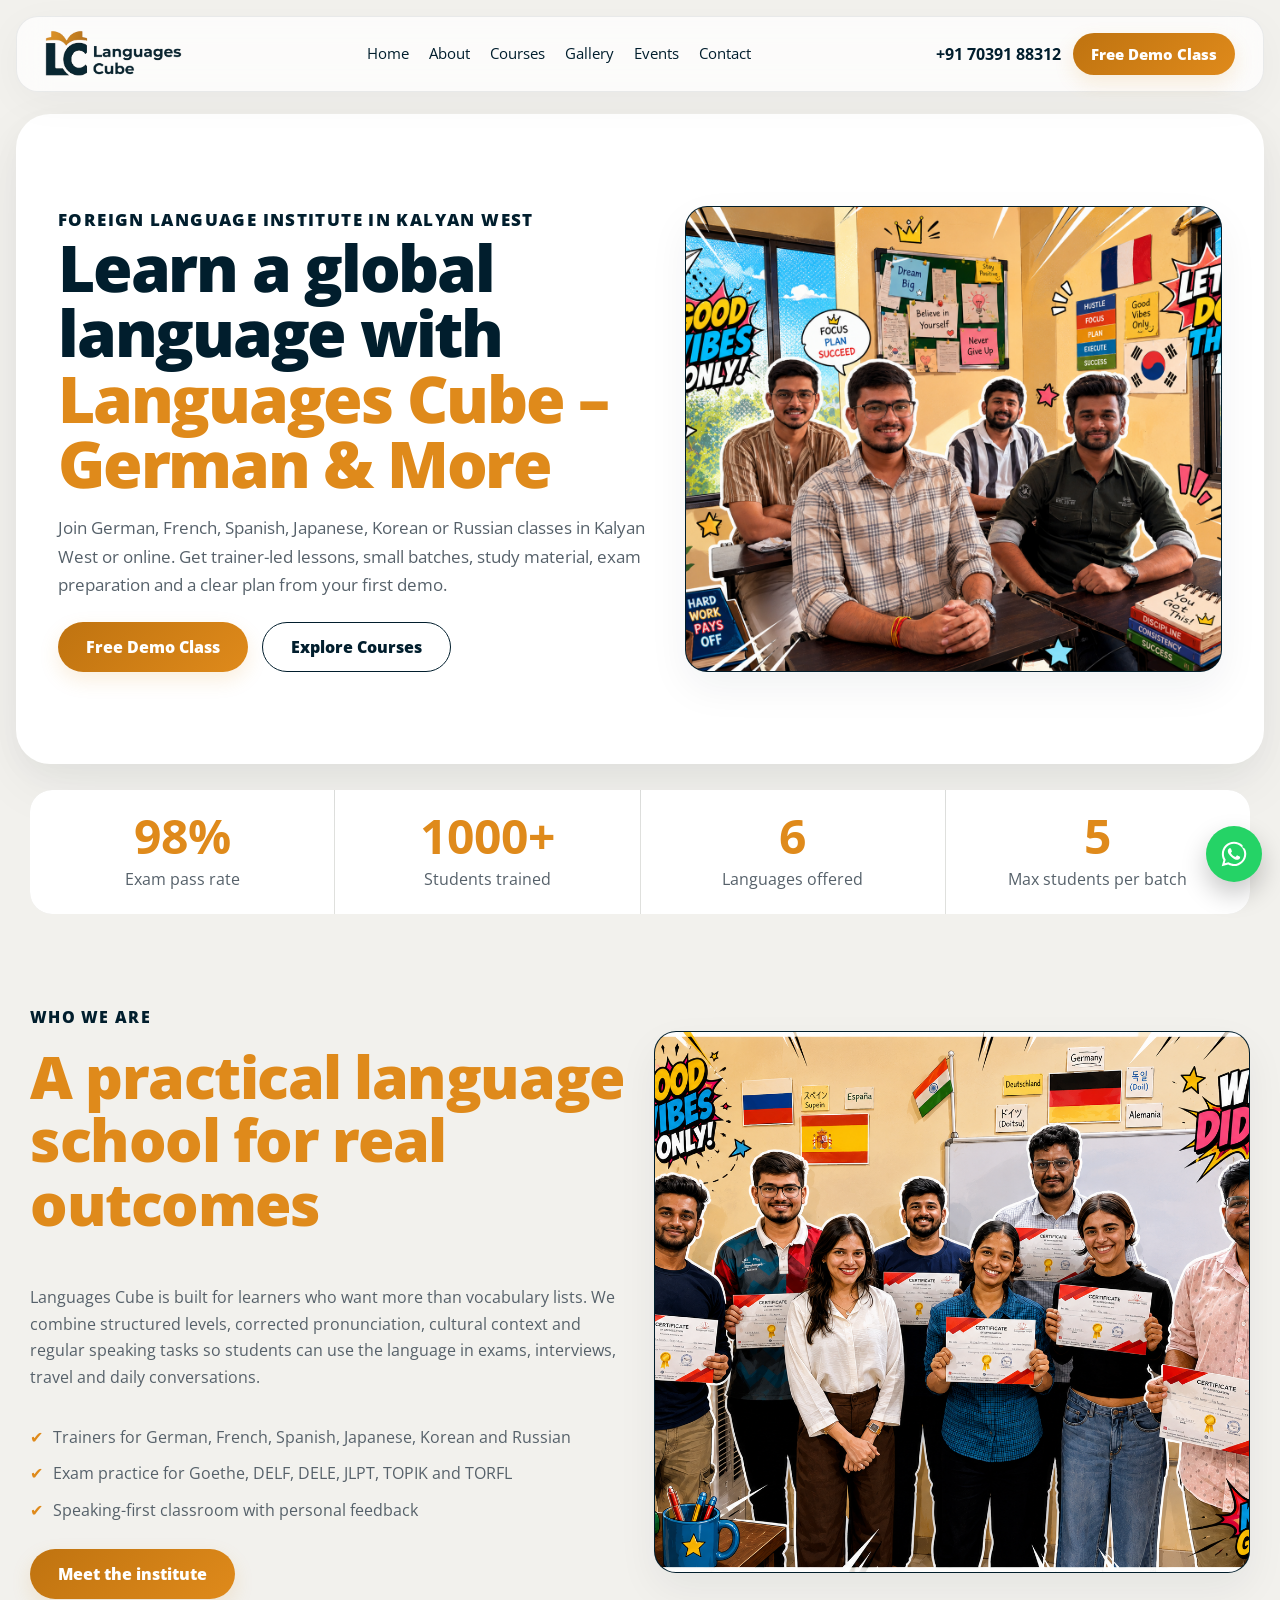
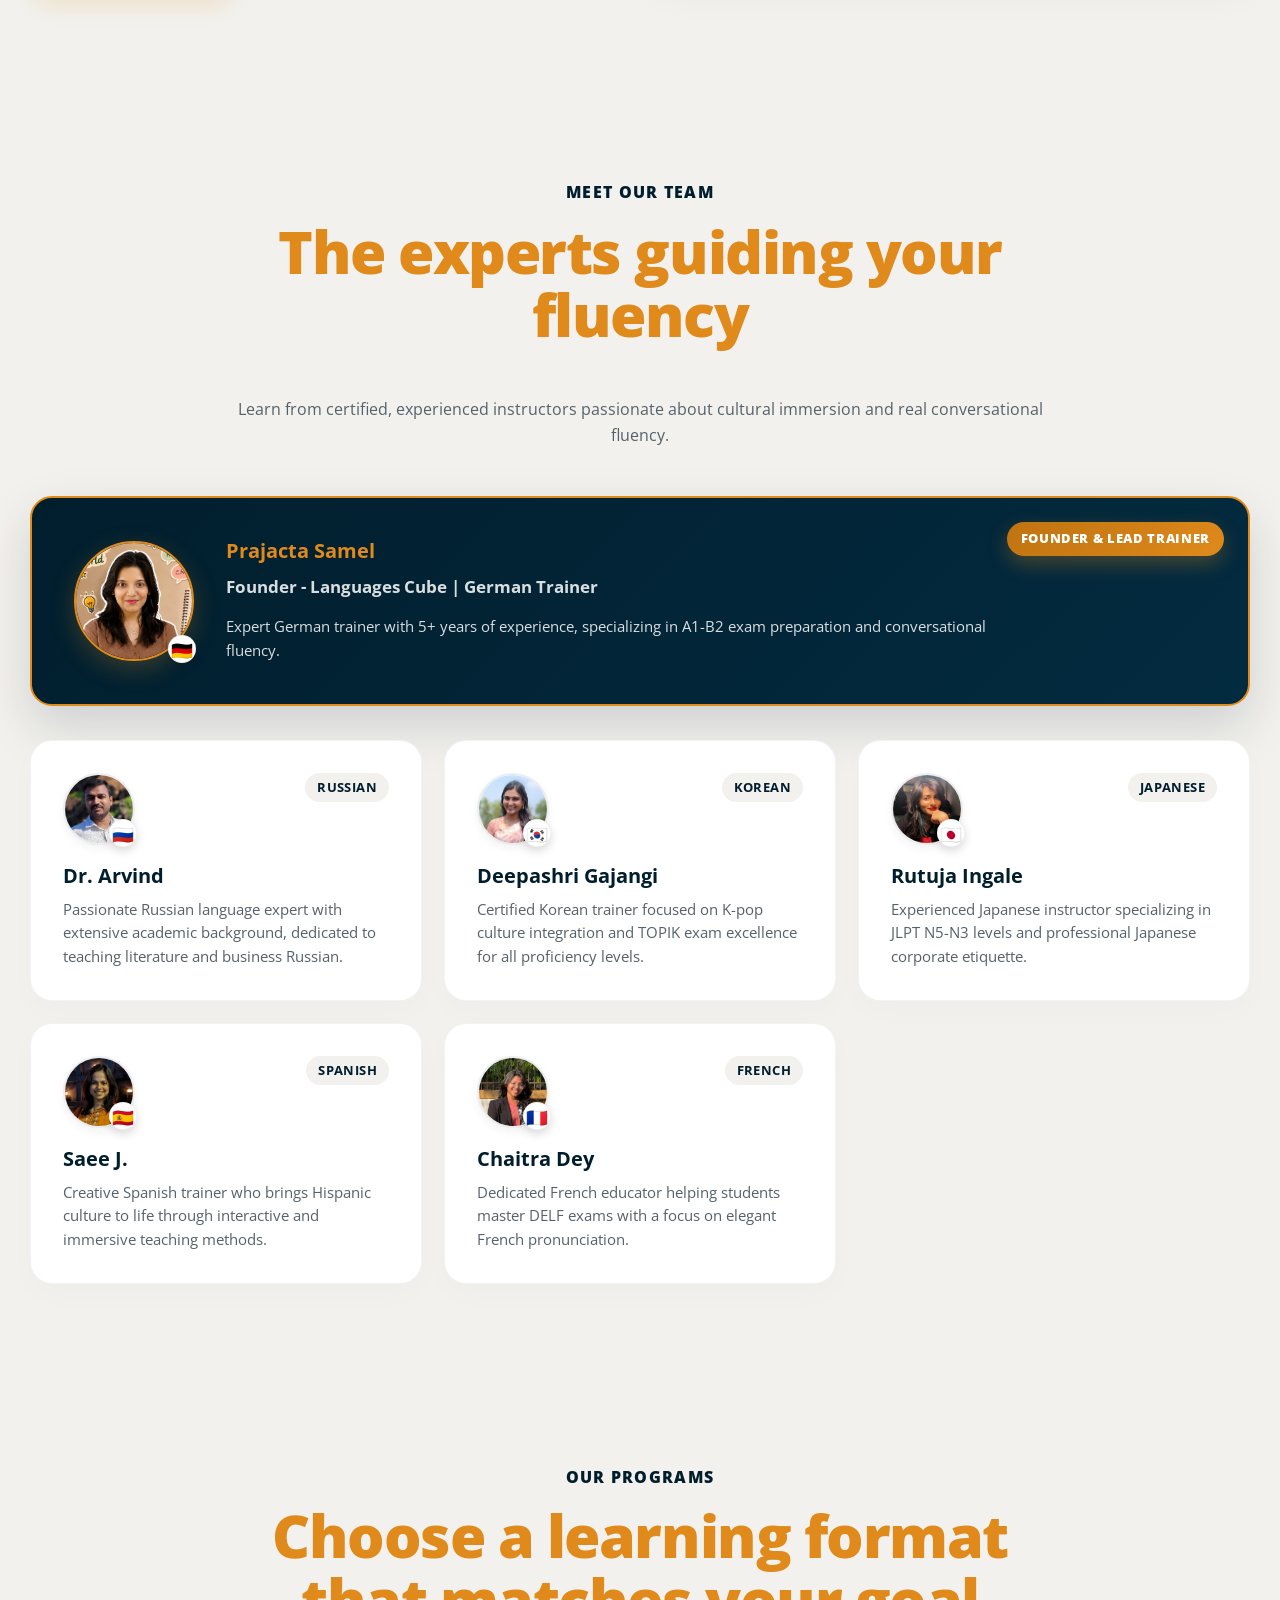
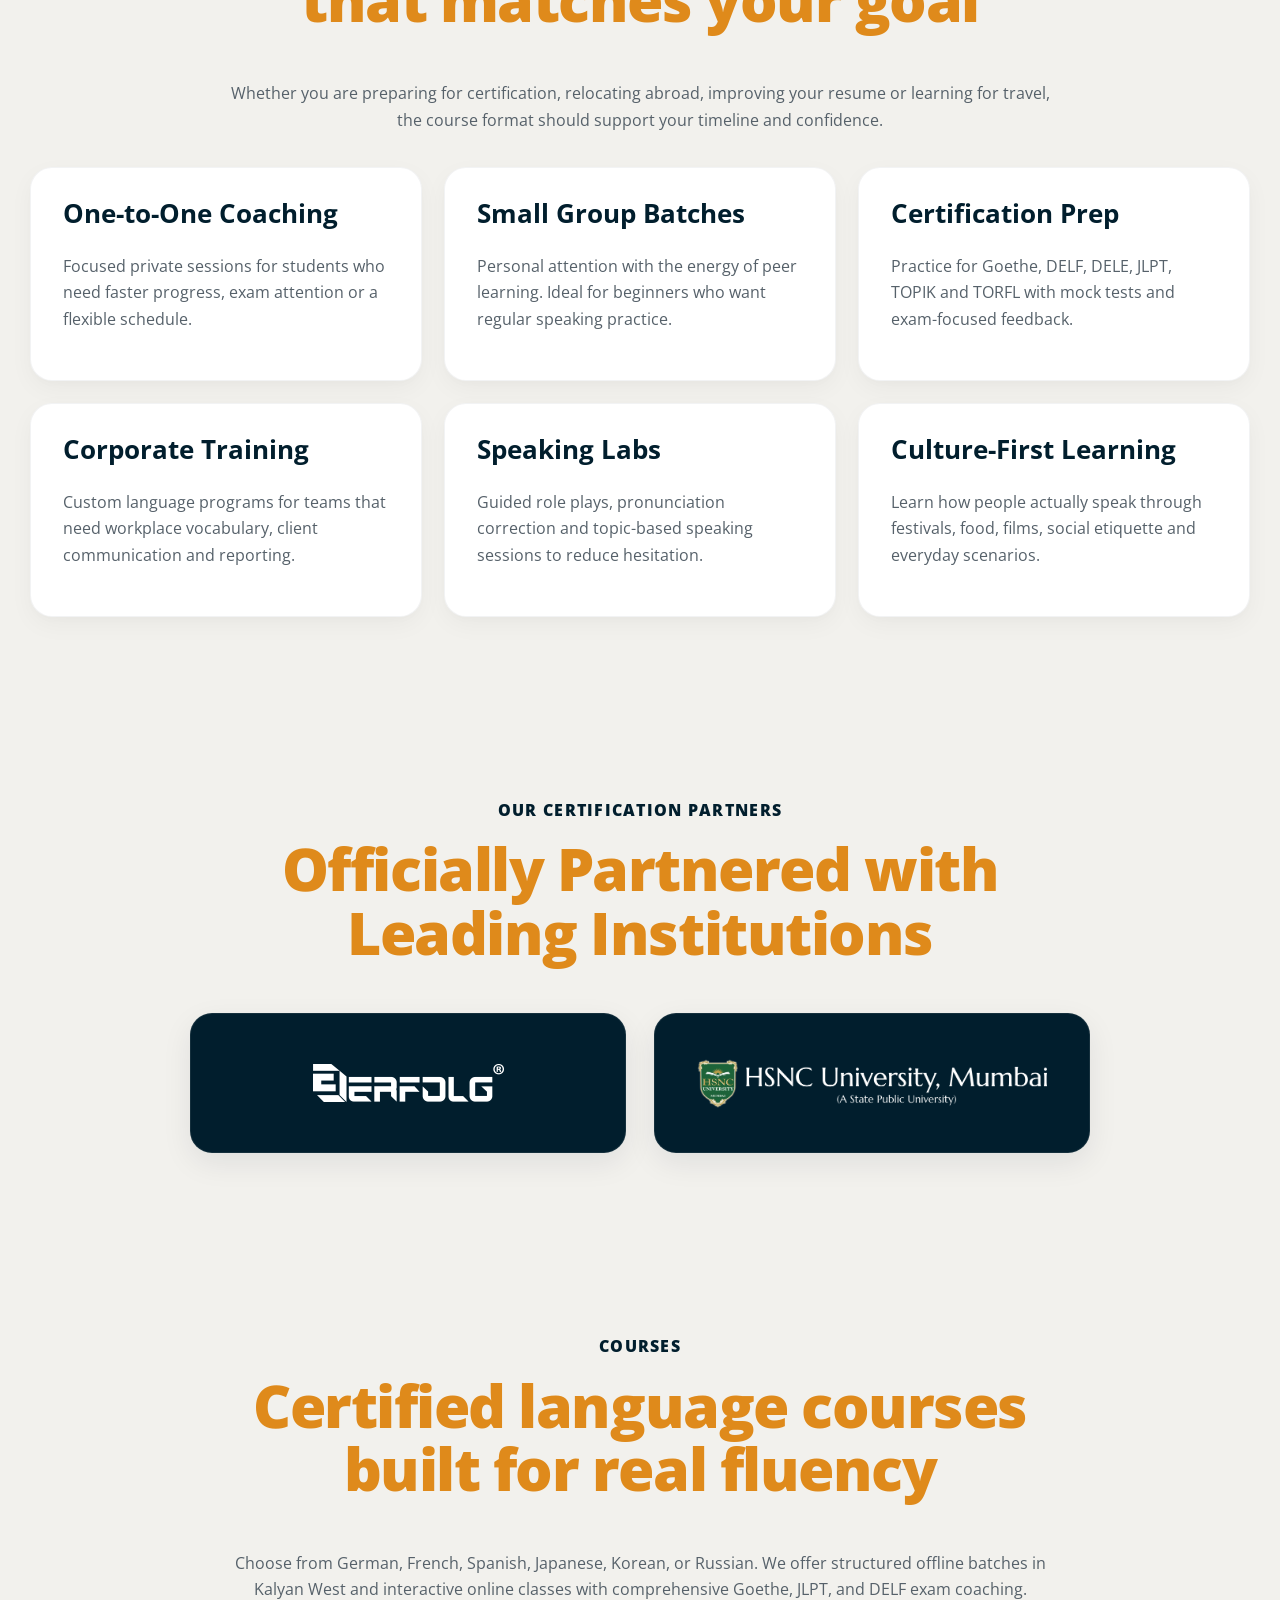
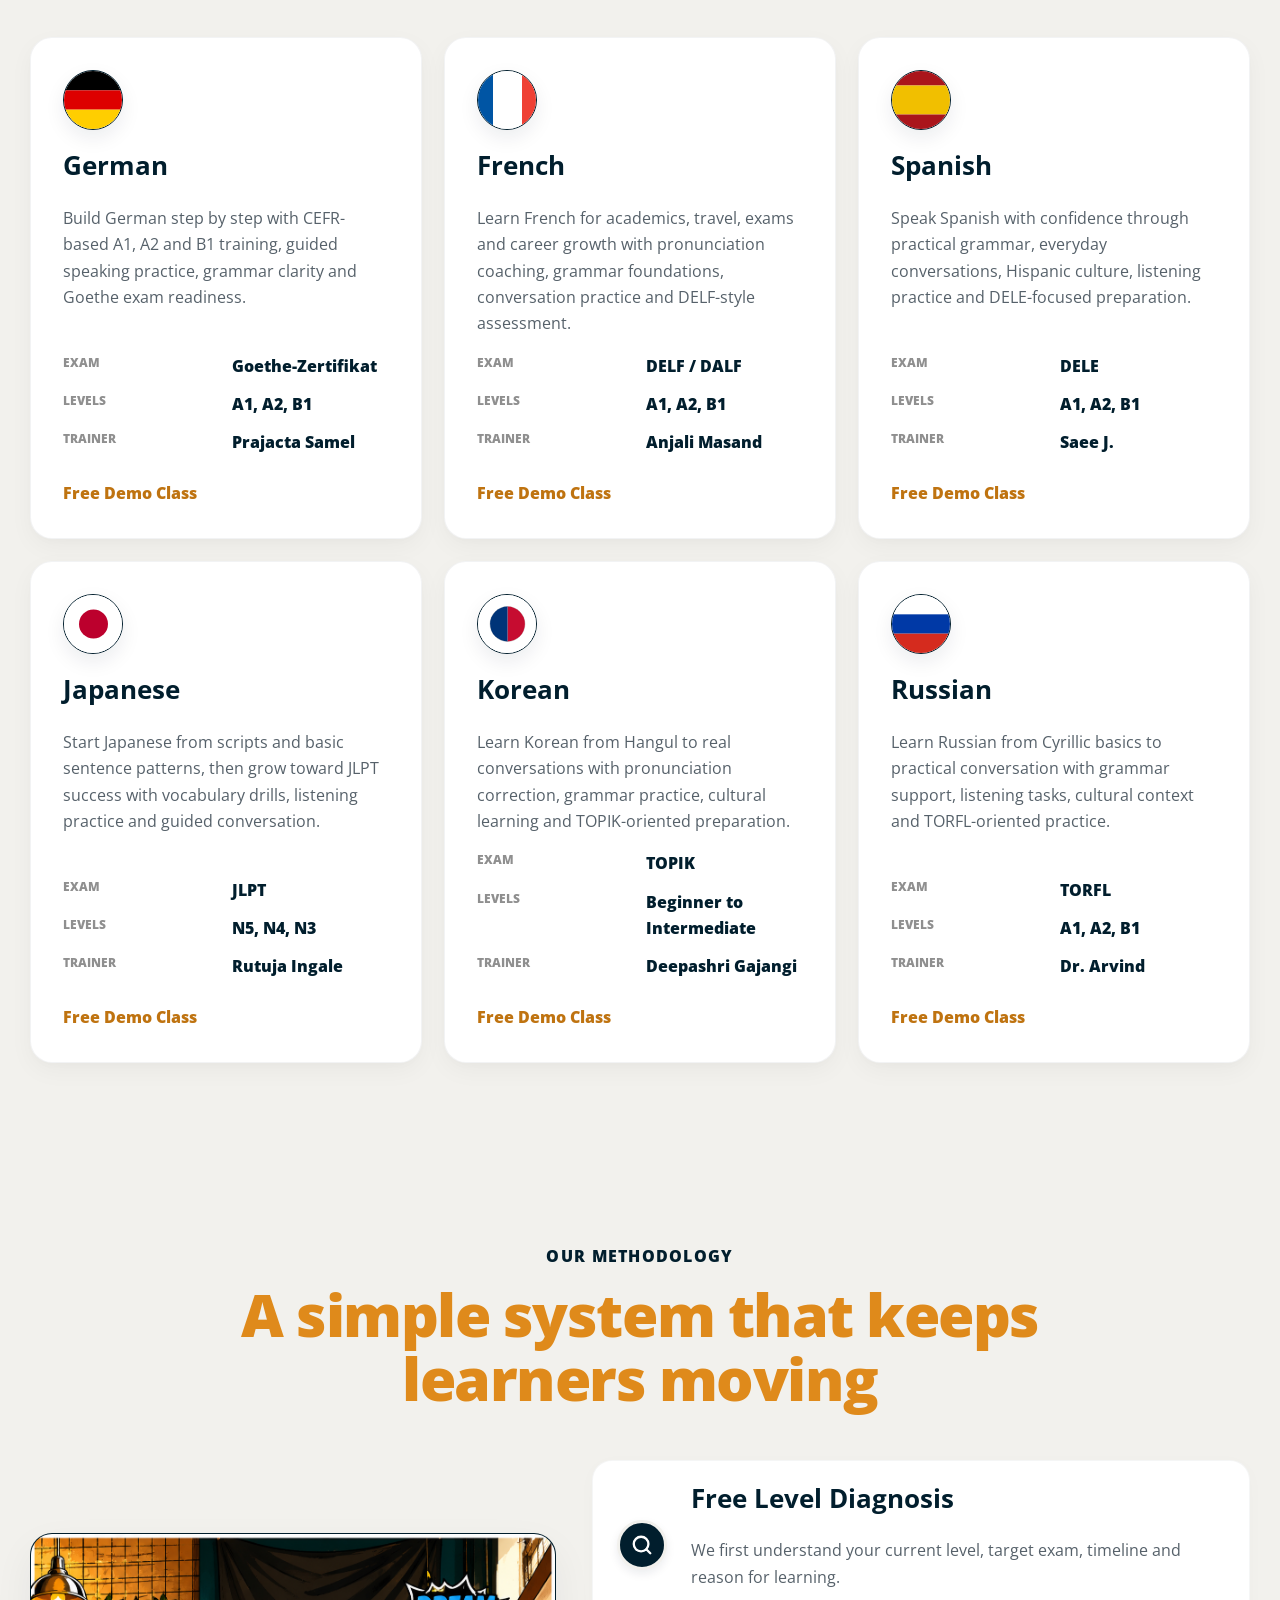
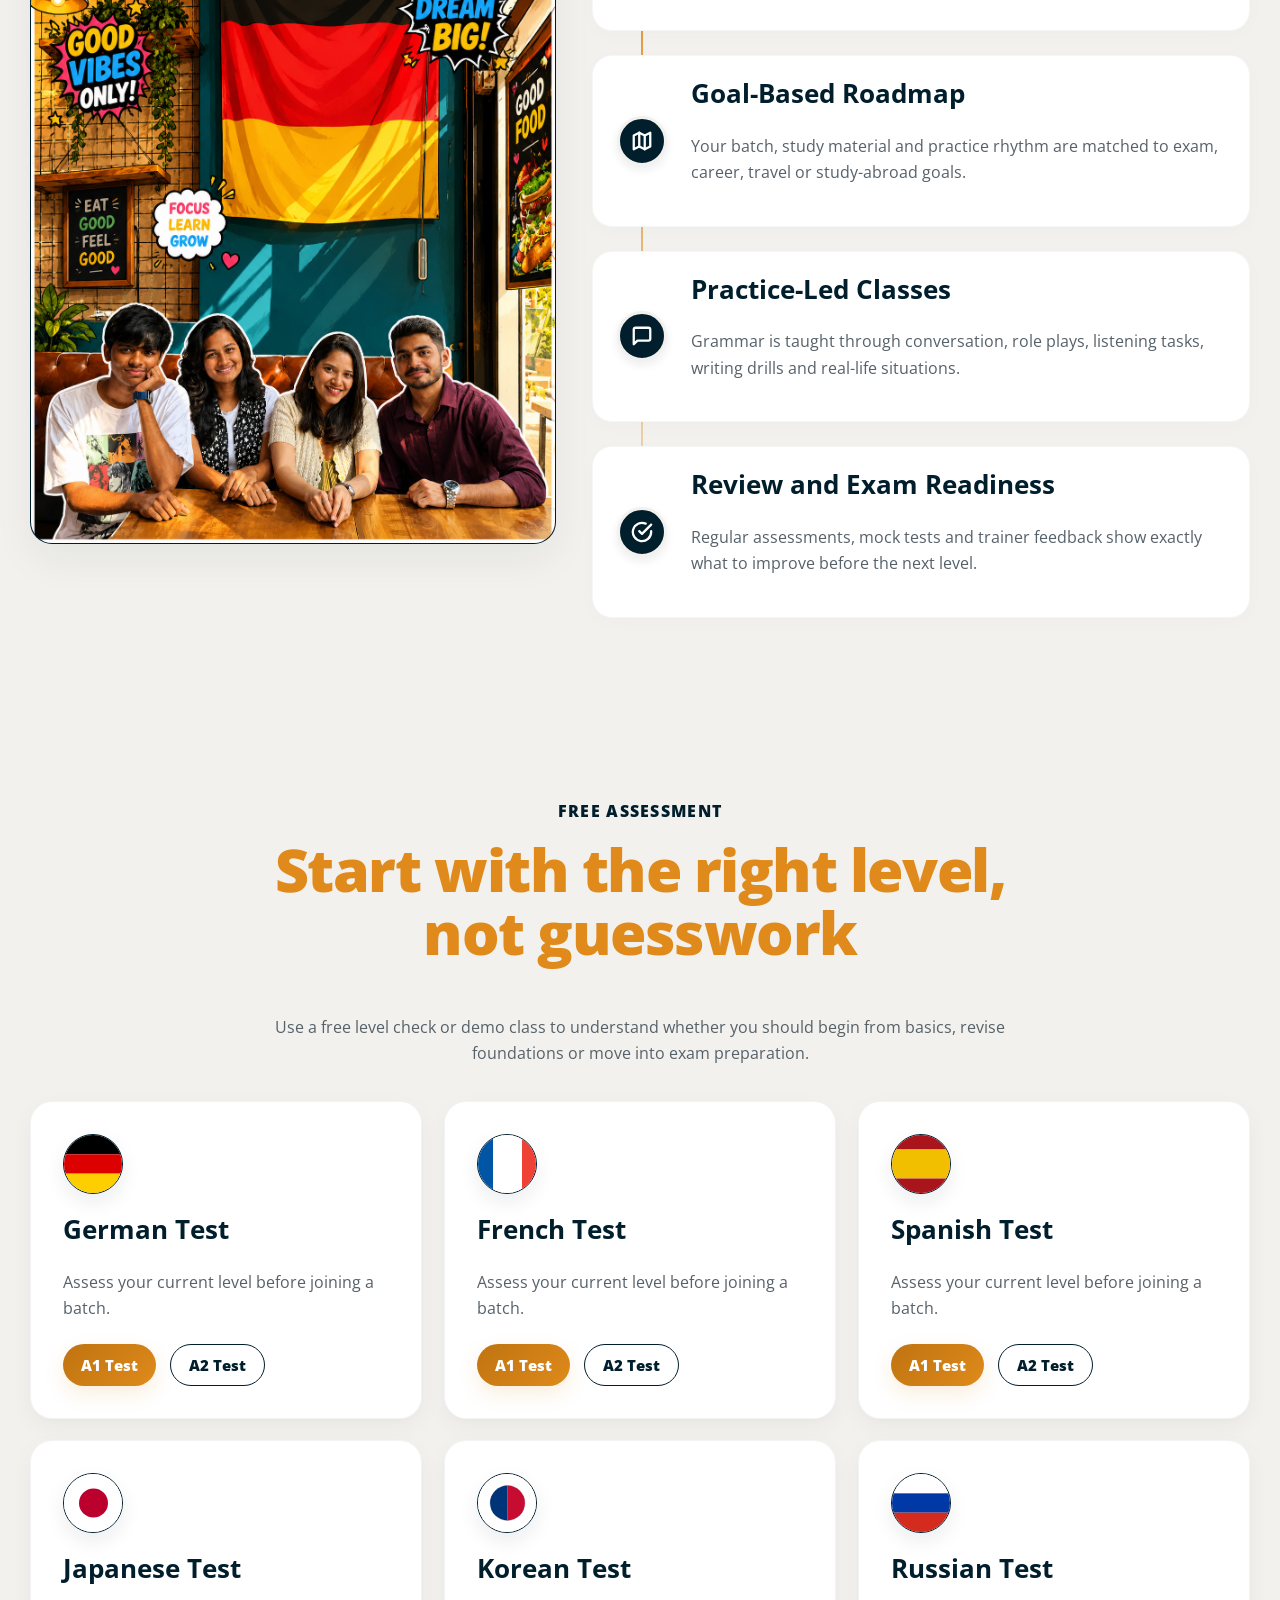
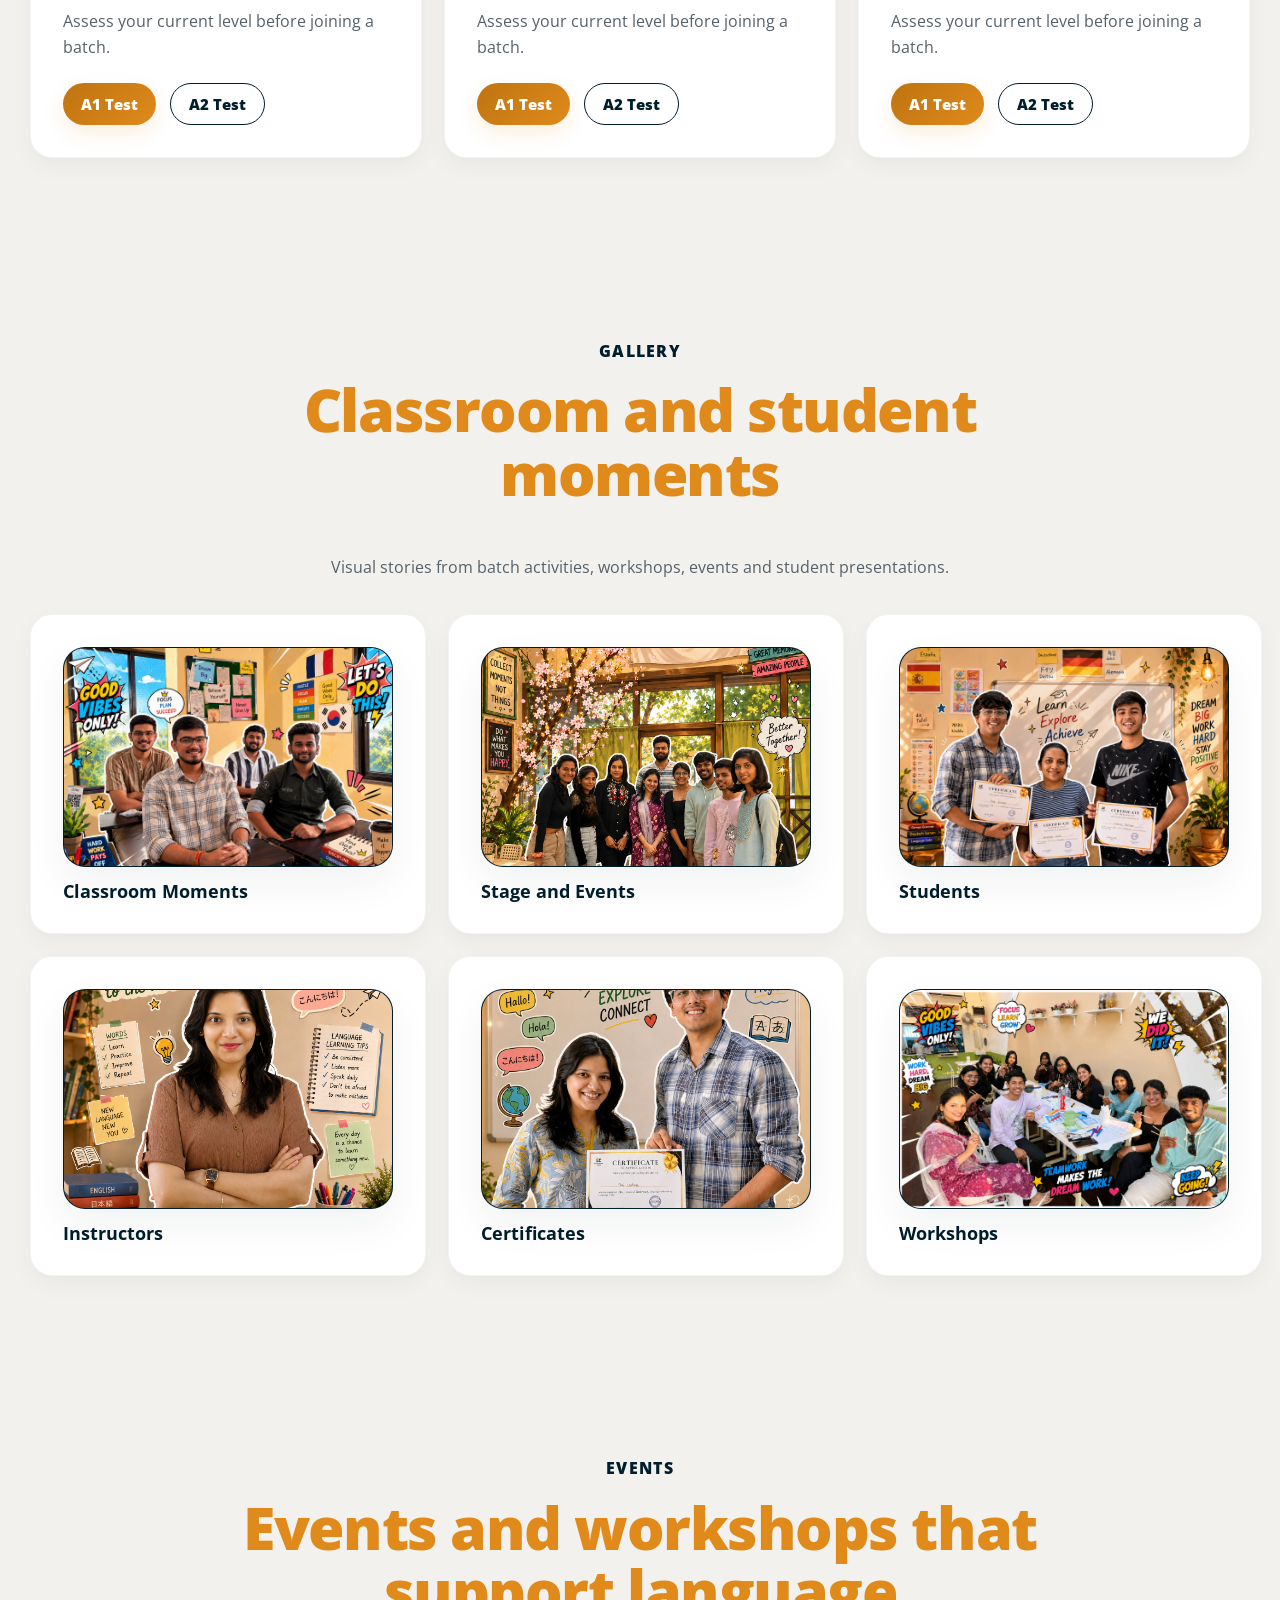
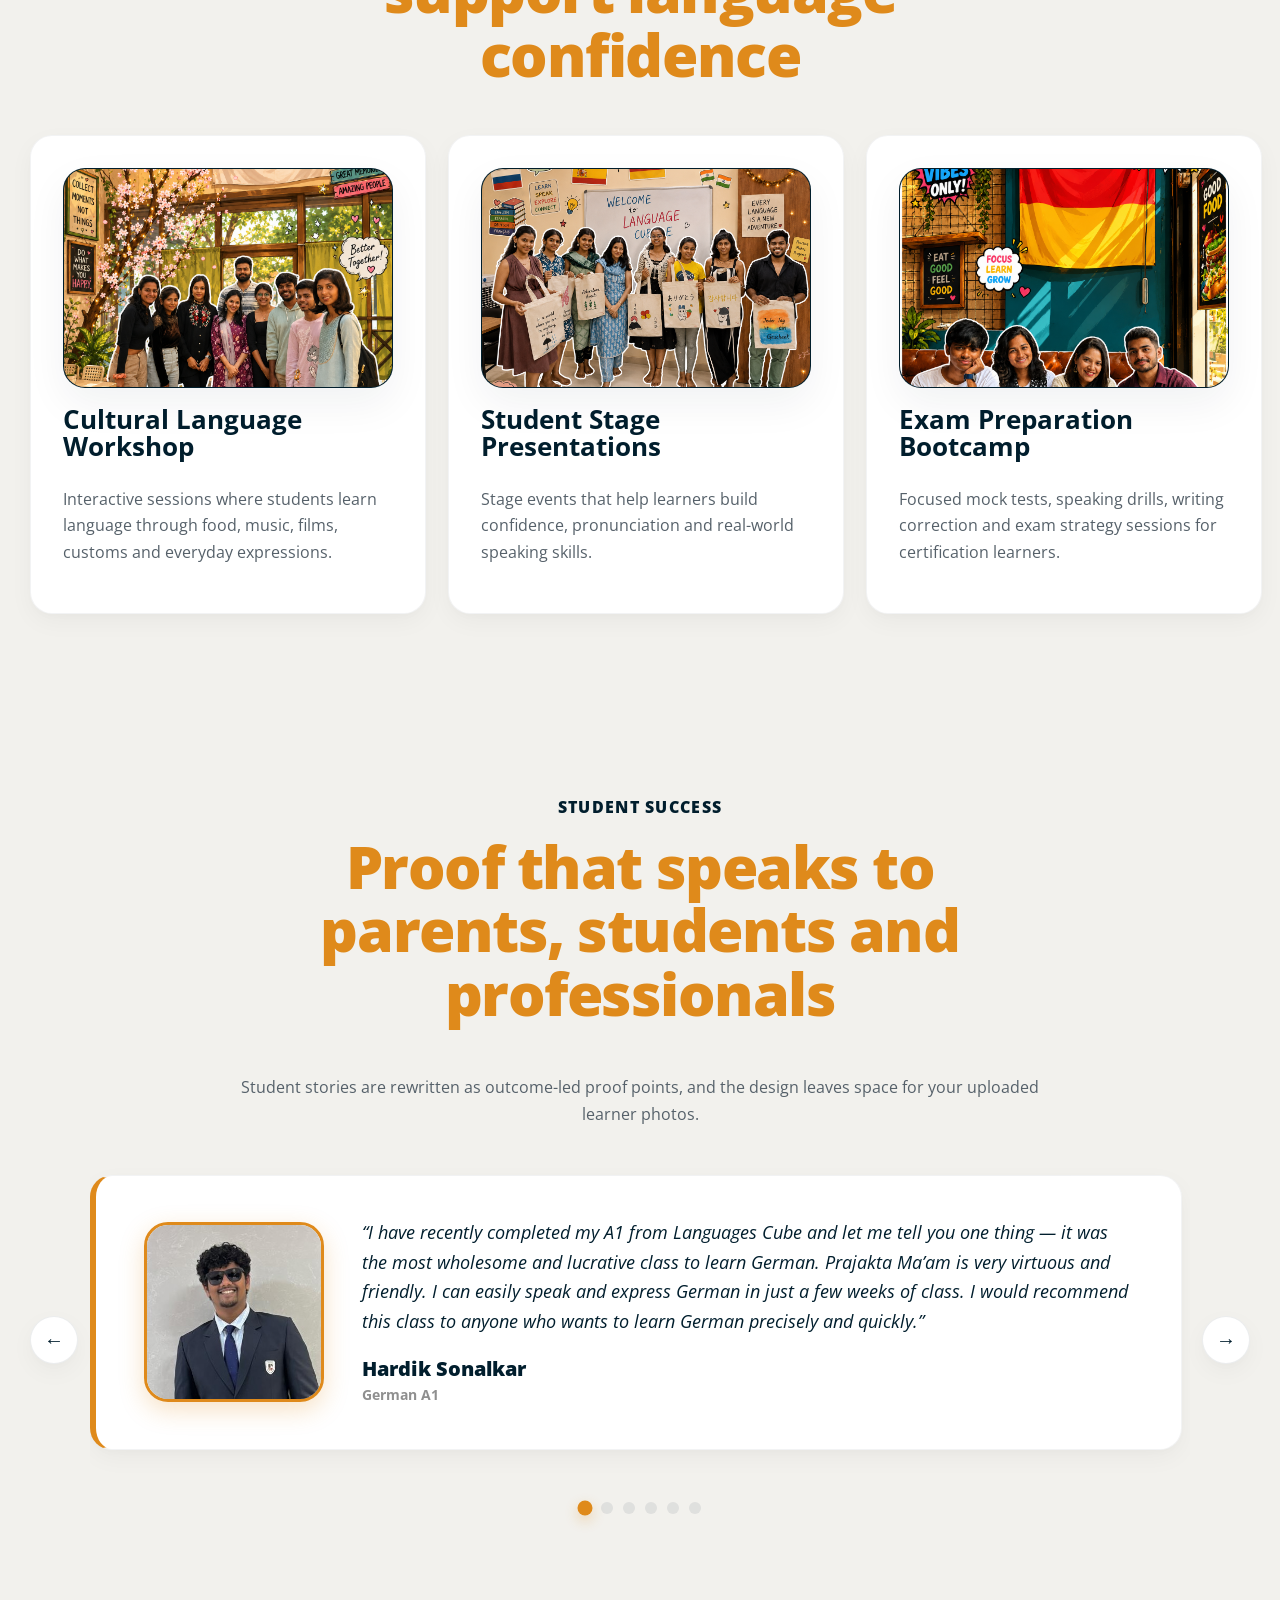
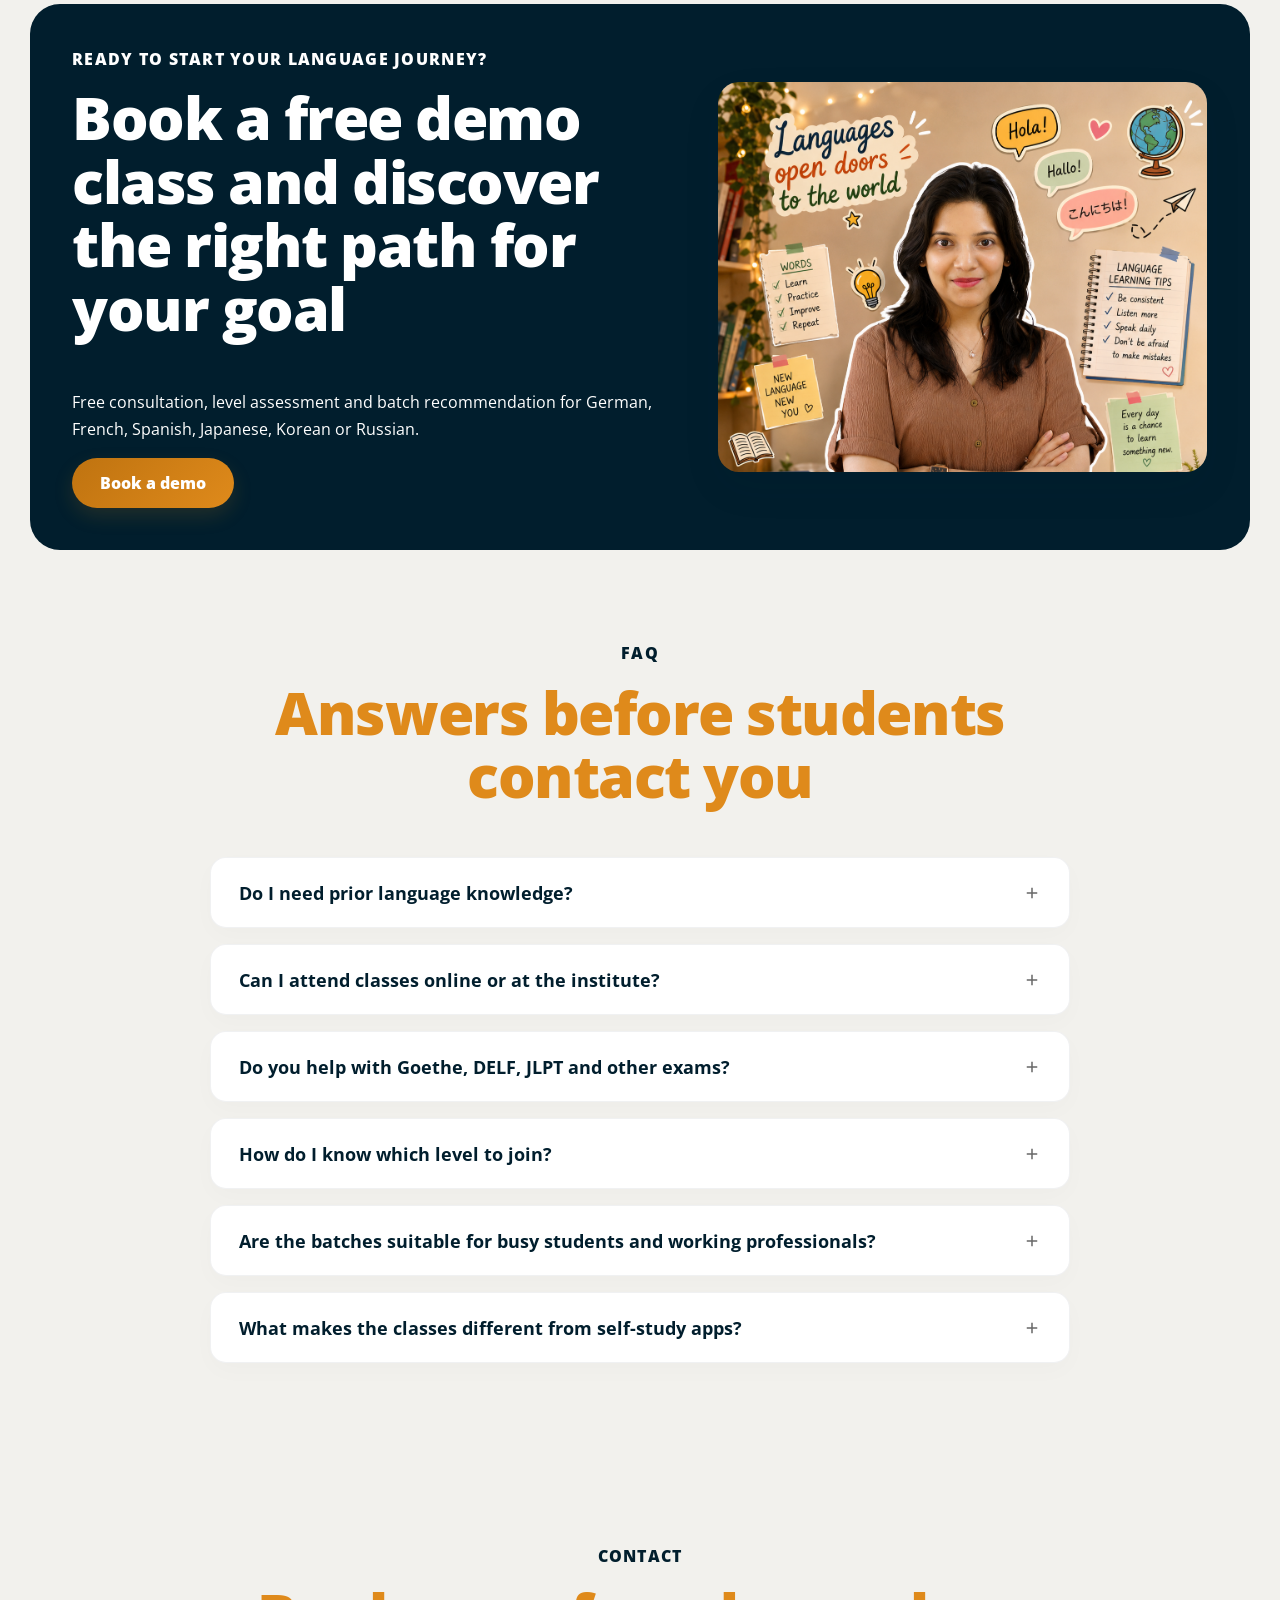
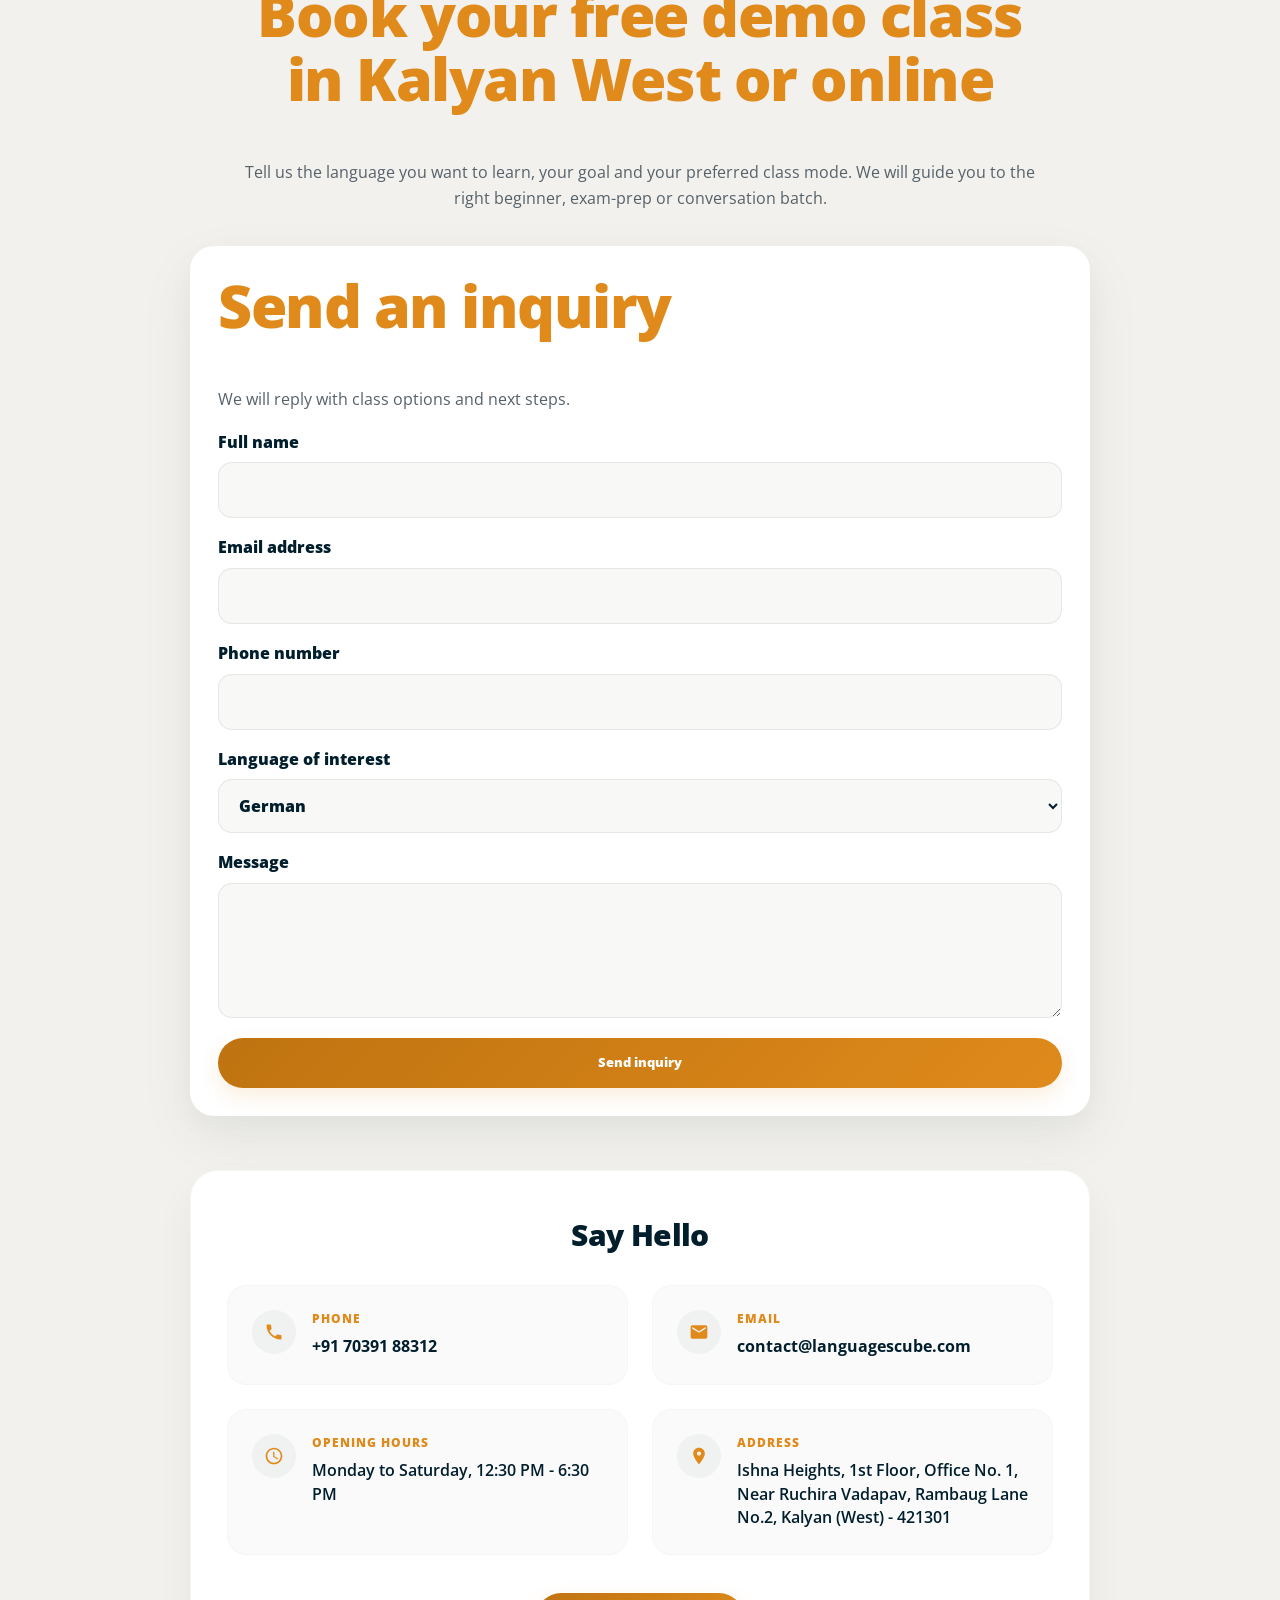
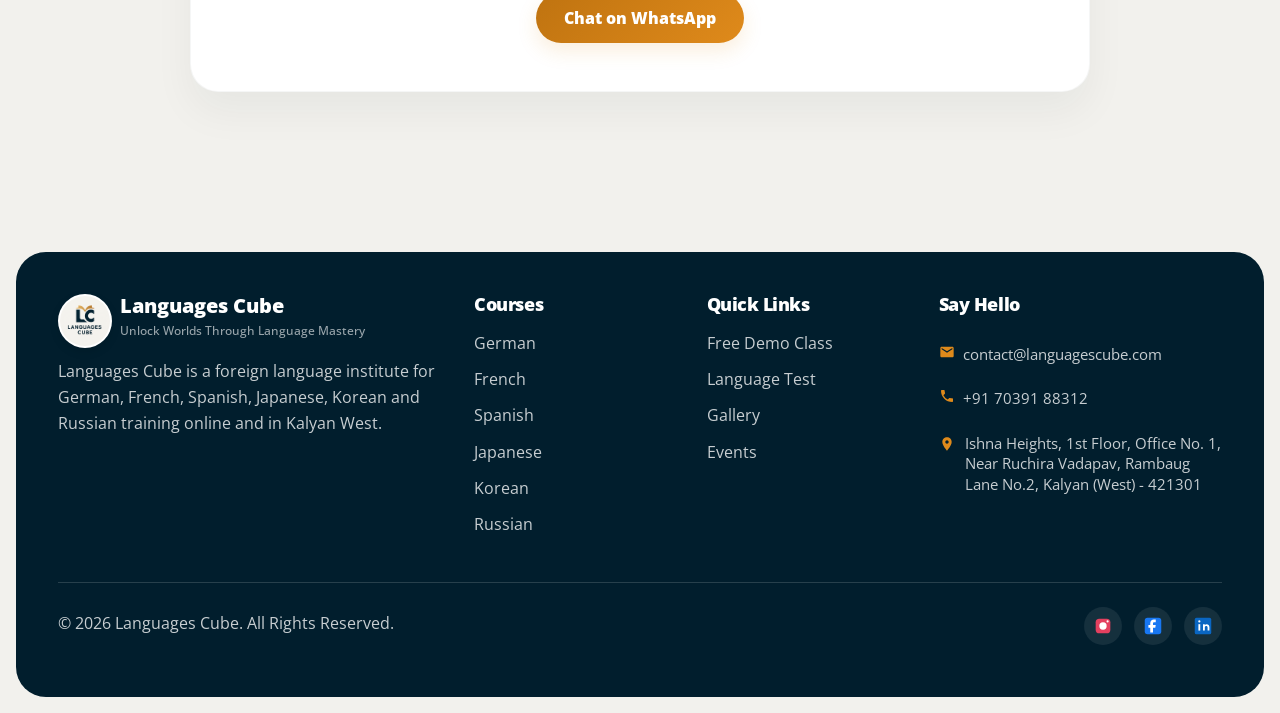
<file: index.html>
<!DOCTYPE html>
<html lang="en">

<head>
  <meta charset="UTF-8" />
  <meta name="viewport" content="width=device-width, initial-scale=1.0" />
  <title>Foreign Language Classes in Kalyan & Online | Languages Cube</title>
  <meta name="description"
    content="Learn German, French, Spanish, Japanese, or Korean at Languages Cube. Kalyan's top foreign language institute offers expert offline & online classes." />

  <!-- Open Graph / Facebook -->
  <meta property="og:type" content="website" />
  <meta property="og:url" content="https://www.languagescube.com/" />
  <meta property="og:title" content="Foreign Language Classes in Kalyan & Online | Languages Cube" />
  <meta property="og:description"
    content="Learn German, French, Spanish, Japanese, or Korean at Languages Cube. Kalyan's top foreign language institute offers expert offline & online classes." />
  <meta property="og:image" content="https://www.languagescube.com/images/Classroom.jpeg" />

  <!-- Twitter -->
  <meta name="twitter:card" content="summary_large_image" />
  <meta name="twitter:url" content="https://www.languagescube.com/" />
  <meta name="twitter:title" content="Foreign Language Classes in Kalyan & Online | Languages Cube" />
  <meta name="twitter:description"
    content="Learn German, French, Spanish, Japanese, or Korean at Languages Cube. Kalyan's top foreign language institute offers expert offline & online classes." />
  <meta name="twitter:image" content="https://www.languagescube.com/images/Classroom.jpeg" />

  <!-- Structured Data (JSON-LD) -->
  <script type="application/ld+json">
    {
      "@context": "https://schema.org",
      "@type": "LanguageSchool",
      "name": "Languages Cube",
      "image": "https://www.languagescube.com/images/Navigartion-logo.png",
      "@id": "https://www.languagescube.com/#school",
      "url": "https://www.languagescube.com/",
      "telephone": "+917039188312",
      "priceRange": "$$",
      "address": {
        "@type": "PostalAddress",
        "streetAddress": "Ishna Heights, 1st Floor, Office No. 1, Near Ruchira Vadapav, Rambaug Lane No.2",
        "addressLocality": "Kalyan West",
        "addressRegion": "Maharashtra",
        "postalCode": "421301",
        "addressCountry": "IN"
      },
      "geo": {
        "@type": "GeoCoordinates",
        "latitude": 19.2398,
        "longitude": 73.1311
      },
      "openingHoursSpecification": {
        "@type": "OpeningHoursSpecification",
        "dayOfWeek": [
          "Monday",
          "Tuesday",
          "Wednesday",
          "Thursday",
          "Friday",
          "Saturday"
        ],
        "opens": "09:00",
        "closes": "20:00"
      },
      "sameAs": [
        "https://www.instagram.com/languagescube/",
        "https://www.facebook.com/LanguagesCube",
        "https://www.linkedin.com/company/languages-cube/"
      ]
    }
    </script>
  <link rel="stylesheet" href="styles.css" />
</head>

<body>
  <div class="page-shell">
    <header class="site-header">
      <a href="#top" class="brand" aria-label="Languages Cube home">
        <img src="images/Navigartion-logo.png" alt="Languages Cube logo" class="nav-logo" />
      </a>

      <button class="menu-toggle" id="menuToggle" aria-label="Toggle navigation">
        <svg viewBox="0 0 24 24" width="24" height="24" fill="none" stroke="currentColor" stroke-width="2.5" stroke-linecap="round">
          <line x1="4" y1="6" x2="20" y2="6" />
          <line x1="4" y1="12" x2="20" y2="12" />
          <line x1="4" y1="18" x2="20" y2="18" />
        </svg>
      </button>

      <nav class="nav" id="siteNav" aria-label="Main navigation">
        <a href="#top">Home</a>
        <a href="#about">About</a>
        <div class="nav-group">
          <div class="nav-toggle-wrapper">
            <a href="#courses">Courses</a>
            <button class="dropdown-toggle-btn" id="dropdownToggleBtn" aria-label="Toggle courses dropdown">
              <svg viewBox="0 0 24 24" width="16" height="16" fill="none" stroke="currentColor" stroke-width="2.5" stroke-linecap="round" class="toggle-icon">
                <line x1="12" y1="5" x2="12" y2="19" class="vertical-line"></line>
                <line x1="5" y1="12" x2="19" y2="12"></line>
              </svg>
            </button>
          </div>
          <div class="nav-dropdown" id="courseDropdown">
            <a href="#courses">All courses</a>
            <a href="german-course.html">German</a>
            <a href="#courses">French</a>
            <a href="#courses">Spanish</a>
            <a href="#courses">Japanese</a>
            <a href="#courses">Korean</a>
            <a href="#courses">Russian</a>
          </div>
        </div>
        <a href="#gallery">Gallery</a>
        <a href="#events">Events</a>
        <a href="#contact">Contact</a>
      </nav>

      <div class="header-actions">
        <a class="phone-link" href="tel:+917039188312">+91 70391 88312</a>
        <a class="btn btn-small" href="#contact">Free Demo Class</a>
      </div>
    </header>

    <main>
      <section class="hero" id="top">
        <div>
          <p class="kicker">Foreign language institute in Kalyan West</p>
          <h1>
            Learn a global language with <span>Languages Cube – German & More</span>
          </h1>
          <p>
            Join German, French, Spanish, Japanese, Korean or Russian classes in Kalyan West or online.
            Get trainer-led lessons, small batches, study material, exam preparation and a clear plan from your first
            demo.
          </p>
          <div class="hero-actions">
            <a class="btn" href="#contact">Free Demo Class</a>
            <a class="btn btn-secondary" href="#courses">Explore Courses</a>
          </div>
        </div>

        <figure class="photo-slot">
          <img src="images/Classroom.jpeg" alt="Languages Cube students learning with an instructor in a classroom" />
        </figure>
      </section>

      <section class="trust-strip" aria-label="Languages Cube achievements" id="stats"></section>

      <section class="section about" id="about">
        <div class="grid-2">
          <div>
            <div class="section-title">
              <p class="kicker">Who we are</p>
              <h2>A practical language school for real outcomes</h2>
              <p>
                Languages Cube is built for learners who want more than vocabulary lists. We combine structured levels,
                corrected pronunciation, cultural context and regular speaking tasks so students can use the language in
                exams,
                interviews, travel and daily conversations.
              </p>
            </div>
            <ul class="tick-list">
              <li><span>✔</span> Trainers for German, French, Spanish, Japanese, Korean and Russian</li>
              <li><span>✔</span> Exam practice for Goethe, DELF, DELE, JLPT, TOPIK and TORFL</li>
              <li><span>✔</span> Speaking-first classroom with personal feedback</li>
            </ul>
            <a class="btn" href="#contact">Meet the institute</a>
          </div>
          <figure class="photo-slot">
            <img src="images/Students.jpeg" alt="Languages Cube students with trainers after a learning session" />
          </figure>
        </div>
      </section>

      <section class="section team" id="team">
        <div class="section-title center">
          <p class="kicker">Meet our team</p>
          <h2>The experts guiding your fluency</h2>
          <p>Learn from certified, experienced instructors passionate about cultural immersion and real conversational
            fluency.</p>
        </div>

        <div class="team-layout">
          <!-- Highlighted Founder Card -->
          <div class="team-card founder-card">
            <div class="founder-badge">Founder & Lead Trainer</div>
            <div class="founder-info">
              <div class="trainer-avatar">
                <img src="images/teachers/Founder-prajacta-samel.png"
                  alt="Prajacta Samel - Founder of Languages Cube & German Trainer" class="trainer-img" />
                <div class="flag-badge de-flag">🇩🇪</div>
              </div>
              <div class="founder-text">
                <h3>Prajacta Samel</h3>
                <p class="role">Founder - Languages Cube | German Trainer</p>
                <p class="bio">Expert German trainer with 5+ years of experience, specializing in A1-B2 exam preparation
                  and conversational fluency.</p>
              </div>
            </div>
          </div>

          <!-- Grid for other trainers -->
          <div class="trainers-grid">
            <!-- Russian Trainer -->
            <div class="team-card">
              <div class="trainer-header">
                <div class="trainer-avatar">
                  <img src="images/teachers/arvind.jpg" alt="Dr. Arvind - Russian Trainer" class="trainer-img" />
                  <div class="flag-badge ru-flag">🇷🇺</div>
                </div>
                <span class="language-badge">Russian</span>
              </div>
              <h3>Dr. Arvind</h3>
              <p class="bio">Passionate Russian language expert with extensive academic background, dedicated to
                teaching literature and business Russian.</p>
            </div>

            <!-- Korean Trainer -->
            <div class="team-card">
              <div class="trainer-header">
                <div class="trainer-avatar">
                  <img src="images/teachers/deepashree.jpg" alt="Deepashri Gajangi - Korean Trainer"
                    class="trainer-img" />
                  <div class="flag-badge kr-flag">🇰🇷</div>
                </div>
                <span class="language-badge">Korean</span>
              </div>
              <h3>Deepashri Gajangi</h3>
              <p class="bio">Certified Korean trainer focused on K-pop culture integration and TOPIK exam excellence for
                all proficiency levels.</p>
            </div>

            <!-- Japanese Trainer -->
            <div class="team-card">
              <div class="trainer-header">
                <div class="trainer-avatar">
                  <img src="images/teachers/rutuja.jpg" alt="Rutuja Ingale - Japanese Trainer" class="trainer-img" />
                  <div class="flag-badge jp-flag">🇯🇵</div>
                </div>
                <span class="language-badge">Japanese</span>
              </div>
              <h3>Rutuja Ingale</h3>
              <p class="bio">Experienced Japanese instructor specializing in JLPT N5-N3 levels and professional Japanese
                corporate etiquette.</p>
            </div>

            <!-- Spanish Trainer -->
            <div class="team-card">
              <div class="trainer-header">
                <div class="trainer-avatar">
                  <img src="images/teachers/saee.jpg" alt="Saee J. - Spanish Trainer" class="trainer-img" />
                  <div class="flag-badge es-flag">🇪🇸</div>
                </div>
                <span class="language-badge">Spanish</span>
              </div>
              <h3>Saee J.</h3>
              <p class="bio">Creative Spanish trainer who brings Hispanic culture to life through interactive and
                immersive teaching methods.</p>
            </div>

            <!-- French Trainer -->
            <div class="team-card">
              <div class="trainer-header">
                <div class="trainer-avatar">
                  <img src="images/teachers/chaitra.jpg" alt="Chaitra Dey - French Trainer" class="trainer-img" />
                  <div class="flag-badge fr-flag">🇫🇷</div>
                </div>
                <span class="language-badge">French</span>
              </div>
              <h3>Chaitra Dey</h3>
              <p class="bio">Dedicated French educator helping students master DELF exams with a focus on elegant French
                pronunciation.</p>
            </div>
          </div>
        </div>
      </section>

      <section class="section" id="programs">
        <div class="section-title center">
          <p class="kicker">Our programs</p>
          <h2>Choose a learning format that matches your goal</h2>
          <p>
            Whether you are preparing for certification, relocating abroad, improving your resume or learning for
            travel,
            the course format should support your timeline and confidence.
          </p>
        </div>
        <div class="grid-3" id="programList"></div>
      </section>

      <section class="section partners" id="partners">
        <div class="section-title center">
          <p class="kicker">Our Certification Partners</p>
          <h2>Officially Partnered with Leading Institutions</h2>
        </div>
        <div class="partners-logos">
          <div class="partner-logo-card">
            <img src="assets/images/erfolg.webp" alt="Erfolg Partner Logo" />
          </div>
          <div class="partner-logo-card">
            <img src="assets/images/HSNC.webp" alt="HSNC Partner Logo" />
          </div>
        </div>
      </section>

      <section class="section" id="courses">
        <div class="section-title center">
          <p class="kicker">Courses</p>
          <h2>Certified language courses built for real fluency</h2>
          <p>
            Choose from German, French, Spanish, Japanese, Korean, or Russian. We offer structured offline batches in
            Kalyan West and interactive online classes with comprehensive Goethe, JLPT, and DELF exam coaching.
          </p>
        </div>
        <div class="grid-3" id="courseCards"></div>
      </section>

      <section class="section" id="methodology">
        <div class="section-title center">
          <p class="kicker">Our methodology</p>
          <h2>A simple system that keeps learners moving</h2>
        </div>
        <div class="methodology-container">
          <figure class="photo-slot">
            <img src="images/Workshop-3.jpeg" alt="Students practicing conversation during a Languages Cube class" />
          </figure>
          <div class="steps" id="methodologySteps"></div>
        </div>
      </section>

      <section class="section" id="level-test">
        <div class="section-title center">
          <p class="kicker">Free assessment</p>
          <h2>Start with the right level, not guesswork</h2>
          <p>
            Use a free level check or demo class to understand whether you should begin from basics, revise foundations
            or move into exam preparation.
          </p>
        </div>
        <div class="grid-3" id="levelCards"></div>
      </section>

      <section class="section" id="gallery">
        <div class="section-title center">
          <p class="kicker">Gallery</p>
          <h2>Classroom and student moments</h2>
          <p>Visual stories from batch activities, workshops, events and student presentations.</p>
        </div>
        <div class="gallery-grid" id="galleryGrid"></div>
      </section>

      <section class="section" id="events">
        <div class="section-title center">
          <p class="kicker">Events</p>
          <h2>Events and workshops that support language confidence</h2>
        </div>
        <div class="grid-3" id="eventCards"></div>
      </section>

      <section class="section" id="testimonials">
        <div class="section-title center">
          <p class="kicker">Student success</p>
          <h2>Proof that speaks to parents, students and professionals</h2>
          <p>Student stories are rewritten as outcome-led proof points, and the design leaves space for your uploaded
            learner photos.</p>
        </div>
        <div class="testimonial-slider-container">
          <button class="slider-arrow prev" id="sliderPrev" aria-label="Previous slide">&#8592;</button>
          <div class="testimonial-scroller" id="testimonialCards"></div>
          <button class="slider-arrow next" id="sliderNext" aria-label="Next slide">&#8594;</button>
          <div class="slider-dots" id="sliderDots"></div>
        </div>
      </section>

      <section class="section cta-band">
        <div>
          <p class="kicker">Ready to start your language journey?</p>
          <h2>Book a free demo class and discover the right path for your goal</h2>
          <p>
            Free consultation, level assessment and batch recommendation for German, French, Spanish, Japanese, Korean
            or Russian.
          </p>
          <a class="btn" href="#contact">Book a demo</a>
        </div>
        <figure class="photo-slot">
          <img src="images/pro-prajacta-samel.png" alt="Languages Cube founder Prajacta Samel consulting a student" />
        </figure>
      </section>

      <section class="section" id="faq">
        <div class="section-title center">
          <p class="kicker">FAQ</p>
          <h2>Answers before students contact you</h2>
        </div>
        <div class="faq-list" id="faqList"></div>
      </section>

      <section class="section" id="contact">
        <div class="section-title center">
          <p class="kicker">Contact</p>
          <h2>Book your free demo class in Kalyan West or online</h2>
          <p>
            Tell us the language you want to learn, your goal and your preferred class mode. We will guide you to the
            right beginner,
            exam-prep or conversation batch.
          </p>
        </div>

        <div class="contact-container">
          <form class="lead-form" id="leadForm">
            <div class="form-head">
              <h2>Send an inquiry</h2>
              <p>We will reply with class options and next steps.</p>
            </div>
            <label>
              Full name
              <input type="text" name="name" required />
            </label>
            <label>
              Email address
              <input type="email" name="email" required />
            </label>
            <label>
              Phone number
              <input type="tel" name="phone" required />
            </label>
            <label>
              Language of interest
              <select name="language" required>
                <option value="German">German</option>
                <option value="French">French</option>
                <option value="Spanish">Spanish</option>
                <option value="Japanese">Japanese</option>
                <option value="Korean">Korean</option>
                <option value="Russian">Russian</option>
              </select>
            </label>
            <label>
              Message
              <textarea name="message" rows="4"></textarea>
            </label>
            <button class="btn form-submit" type="submit">Send inquiry</button>
          </form>

          <aside class="contact-details-bottom">
            <h2>Say Hello</h2>
            <div class="contact-info-grid">
              <div class="contact-item">
                <div class="contact-icon-wrapper">
                  <svg class="contact-icon" viewBox="0 0 24 24" width="20" height="20" fill="currentColor">
                    <path
                      d="M6.62 10.79a15.15 15.15 0 006.59 6.59l2.2-2.2c.27-.27.67-.36 1.02-.24 1.12.37 2.33.57 3.57.57.55 0 1 .45 1 1V20c0 .55-.45 1-1 1-9.39 0-17-7.61-17-17 0-.55.45-1 1-1h3.5c.55 0 1 .45 1 1 0 1.25.2 2.45.57 3.57.11.35.03.74-.25 1.02l-2.2 2.2z" />
                  </svg>
                </div>
                <div class="contact-item-text" id="contactPhone"></div>
              </div>
              <div class="contact-item">
                <div class="contact-icon-wrapper">
                  <svg class="contact-icon" viewBox="0 0 24 24" width="20" height="20" fill="currentColor">
                    <path
                      d="M20 4H4c-1.1 0-1.99.9-1.99 2L2 18c0 1.1.9 2 2 2h16c1.1 0 2-.9 2-2V6c0-1.1-.9-2-2-2zm0 4l-8 5-8-5V6l8 5 8-5v2z" />
                  </svg>
                </div>
                <div class="contact-item-text" id="contactEmail"></div>
              </div>
              <div class="contact-item">
                <div class="contact-icon-wrapper">
                  <svg class="contact-icon" viewBox="0 0 24 24" width="20" height="20" fill="currentColor">
                    <path
                      d="M11.99 2C6.47 2 2 6.48 2 12s4.47 10 9.99 10C17.52 22 22 17.52 22 12S17.52 2 11.99 2zM12 20c-4.42 0-8-3.58-8-8s3.58-8 8-8 8 3.58 8 8-3.58 8-8 8zm.5-13H11v6l5.25 3.15.75-1.23-4.5-2.67z" />
                  </svg>
                </div>
                <div class="contact-item-text" id="contactHours"></div>
              </div>
              <div class="contact-item">
                <div class="contact-icon-wrapper">
                  <svg class="contact-icon" viewBox="0 0 24 24" width="20" height="20" fill="currentColor">
                    <path
                      d="M12 2C8.13 2 5 5.13 5 9c0 5.25 7 13 7 13s7-7.75 7-13c0-3.87-3.13-7-7-7zm0 9.5c-1.38 0-2.5-1.12-2.5-2.5s1.12-2.5 2.5-2.5 2.5 1.12 2.5 2.5-1.12 2.5-2.5 2.5z" />
                  </svg>
                </div>
                <div class="contact-item-text" id="contactAddress"></div>
              </div>
            </div>
            <div style="margin-top: 24px;">
              <a class="btn" id="contactWhatsApp" href="#">Chat on WhatsApp</a>
            </div>
          </aside>
        </div>
      </section>
    </main>

    <footer class="footer">
      <div class="footer-grid">
        <div>
          <a class="footer-brand" href="#top">
            <div class="footer-logo-circle">
              <img src="images/languages-cube-logo-main.png" alt="Languages Cube logo" />
            </div>
            <span class="footer-brand-text">
              <strong>Languages Cube</strong>
              <small>Unlock Worlds Through Language Mastery</small>
            </span>
          </a>
          <p>
            Languages Cube is a foreign language institute for German, French, Spanish,
            Japanese, Korean and Russian training online and in Kalyan West.
          </p>
        </div>
        <div>
          <h2>Courses</h2>
          <a href="#courses">German</a>
          <a href="#courses">French</a>
          <a href="#courses">Spanish</a>
          <a href="#courses">Japanese</a>
          <a href="#courses">Korean</a>
          <a href="#courses">Russian</a>
        </div>
        <div>
          <h2>Quick Links</h2>
          <a href="#contact">Free Demo Class</a>
          <a href="#level-test">Language Test</a>
          <a href="#gallery">Gallery</a>
          <a href="#events">Events</a>
        </div>
        <div class="footer-contact">
          <h2>Say Hello</h2>
          <a href="mailto:contact@languagescube.com" class="footer-contact-link">
            <svg viewBox="0 0 24 24" width="16" height="16" fill="currentColor">
              <path
                d="M20 4H4c-1.1 0-1.99.9-1.99 2L2 18c0 1.1.9 2 2 2h16c1.1 0 2-.9 2-2V6c0-1.1-.9-2-2-2zm0 4l-8 5-8-5V6l8 5 8-5v2z" />
            </svg>
            <span>contact@languagescube.com</span>
          </a>
          <a href="tel:+917039188312" class="footer-contact-link">
            <svg viewBox="0 0 24 24" width="16" height="16" fill="currentColor">
              <path
                d="M6.62 10.79a15.15 15.15 0 006.59 6.59l2.2-2.2c.27-.27.67-.36 1.02-.24 1.12.37 2.33.57 3.57.57.55 0 1 .45 1 1V20c0 .55-.45 1-1 1-9.39 0-17-7.61-17-17 0-.55.45-1 1-1h3.5c.55 0 1 .45 1 1 0 1.25.2 2.45.57 3.57.11.35.03.74-.25 1.02l-2.2 2.2z" />
            </svg>
            <span>+91 70391 88312</span>
          </a>
          <div class="footer-contact-link align-start">
            <svg viewBox="0 0 24 24" width="16" height="16" fill="currentColor" class="margin-top-xs">
              <path
                d="M12 2C8.13 2 5 5.13 5 9c0 5.25 7 13 7 13s7-7.75 7-13c0-3.87-3.13-7-7-7zm0 9.5c-1.38 0-2.5-1.12-2.5-2.5s1.12-2.5 2.5-2.5 2.5 1.12 2.5 2.5-1.12 2.5-2.5 2.5z" />
            </svg>
            <span class="address-line">Ishna Heights, 1st Floor, Office No. 1, Near Ruchira Vadapav, Rambaug Lane No.2,
              Kalyan (West) - 421301</span>
          </div>
        </div>
      </div>
      <div class="footer-bottom">
        <p>© 2026 Languages Cube. All Rights Reserved.</p>
        <div class="socials">
          <a href="https://www.instagram.com/languagescube/" target="_blank" rel="noreferrer" aria-label="Instagram">
            <img src="assets/images/icons/instagram.svg" alt="Instagram" />
          </a>
          <a href="https://www.facebook.com/LanguagesCube" target="_blank" rel="noreferrer" aria-label="Facebook">
            <img src="assets/images/icons/facebook.svg" alt="Facebook" />
          </a>
          <a href="https://www.linkedin.com/company/languages-cube/" target="_blank" rel="noreferrer"
            aria-label="LinkedIn">
            <img src="assets/images/icons/linkedin.svg" alt="LinkedIn" />
          </a>
        </div>
      </div>
    </footer>

    <a class="whatsapp-float" href="https://wa.me/917039188312" aria-label="Chat on WhatsApp">
      <svg viewBox="0 0 448 512" fill="currentColor">
        <path
          d="M380.9 97.1C339 55.1 283.2 32 223.9 32c-122.4 0-222 99.6-222 222 0 39.1 10.2 77.3 29.6 111L0 480l117.7-30.9c32.4 17.7 68.9 27 106.1 27h.1c122.3 0 224.1-99.6 224.1-222 0-59.3-25.2-115-67.1-117zm-157 341.6c-33.2 0-65.7-8.9-94-25.7l-6.7-4-69.8 18.3L72 359.2l-4.4-7c-18.5-29.4-28.2-63.3-28.2-98.2 0-101.7 82.8-184.5 184.6-184.5 49.3 0 95.6 19.2 130.4 54.1 34.8 34.9 56.2 81.2 56.1 130.5 0 101.8-84.9 184.5-186.6 184.5zm101.2-138.2c-5.5-2.8-32.8-16.2-37.9-18-5.1-1.9-8.8-2.8-12.5 2.8-3.7 5.6-14.3 18-17.6 21.8-3.2 3.7-6.5 4.2-12 1.4-32.6-16.3-54-29.1-75.5-66-5.7-9.8 5.7-9.1 16.3-30.3 1.8-3.7.9-6.9-.5-9.7-1.4-2.8-12.5-30.1-17.1-41.2-4.5-10.8-9.1-9.3-12.5-9.5-3.2-.2-6.9-.2-10.6-.2-3.7 0-9.7 1.4-14.8 6.9-5.1 5.6-19.4 19-19.4 46.3 0 27.3 19.9 53.7 22.6 57.4 2.8 3.7 39.1 59.7 94.8 83.8 35.2 15.2 49 16.5 66.6 13.9 10.7-1.6 32.8-13.4 37.4-26.4 4.6-13 4.6-24.1 3.2-26.4-1.3-2.5-5-3.9-10.5-6.6z" />
      </svg>
    </a>
  </div>

  <script src="site-data.js"></script>
  <script src="scripts.js"></script>
</body>

</html>
</file>
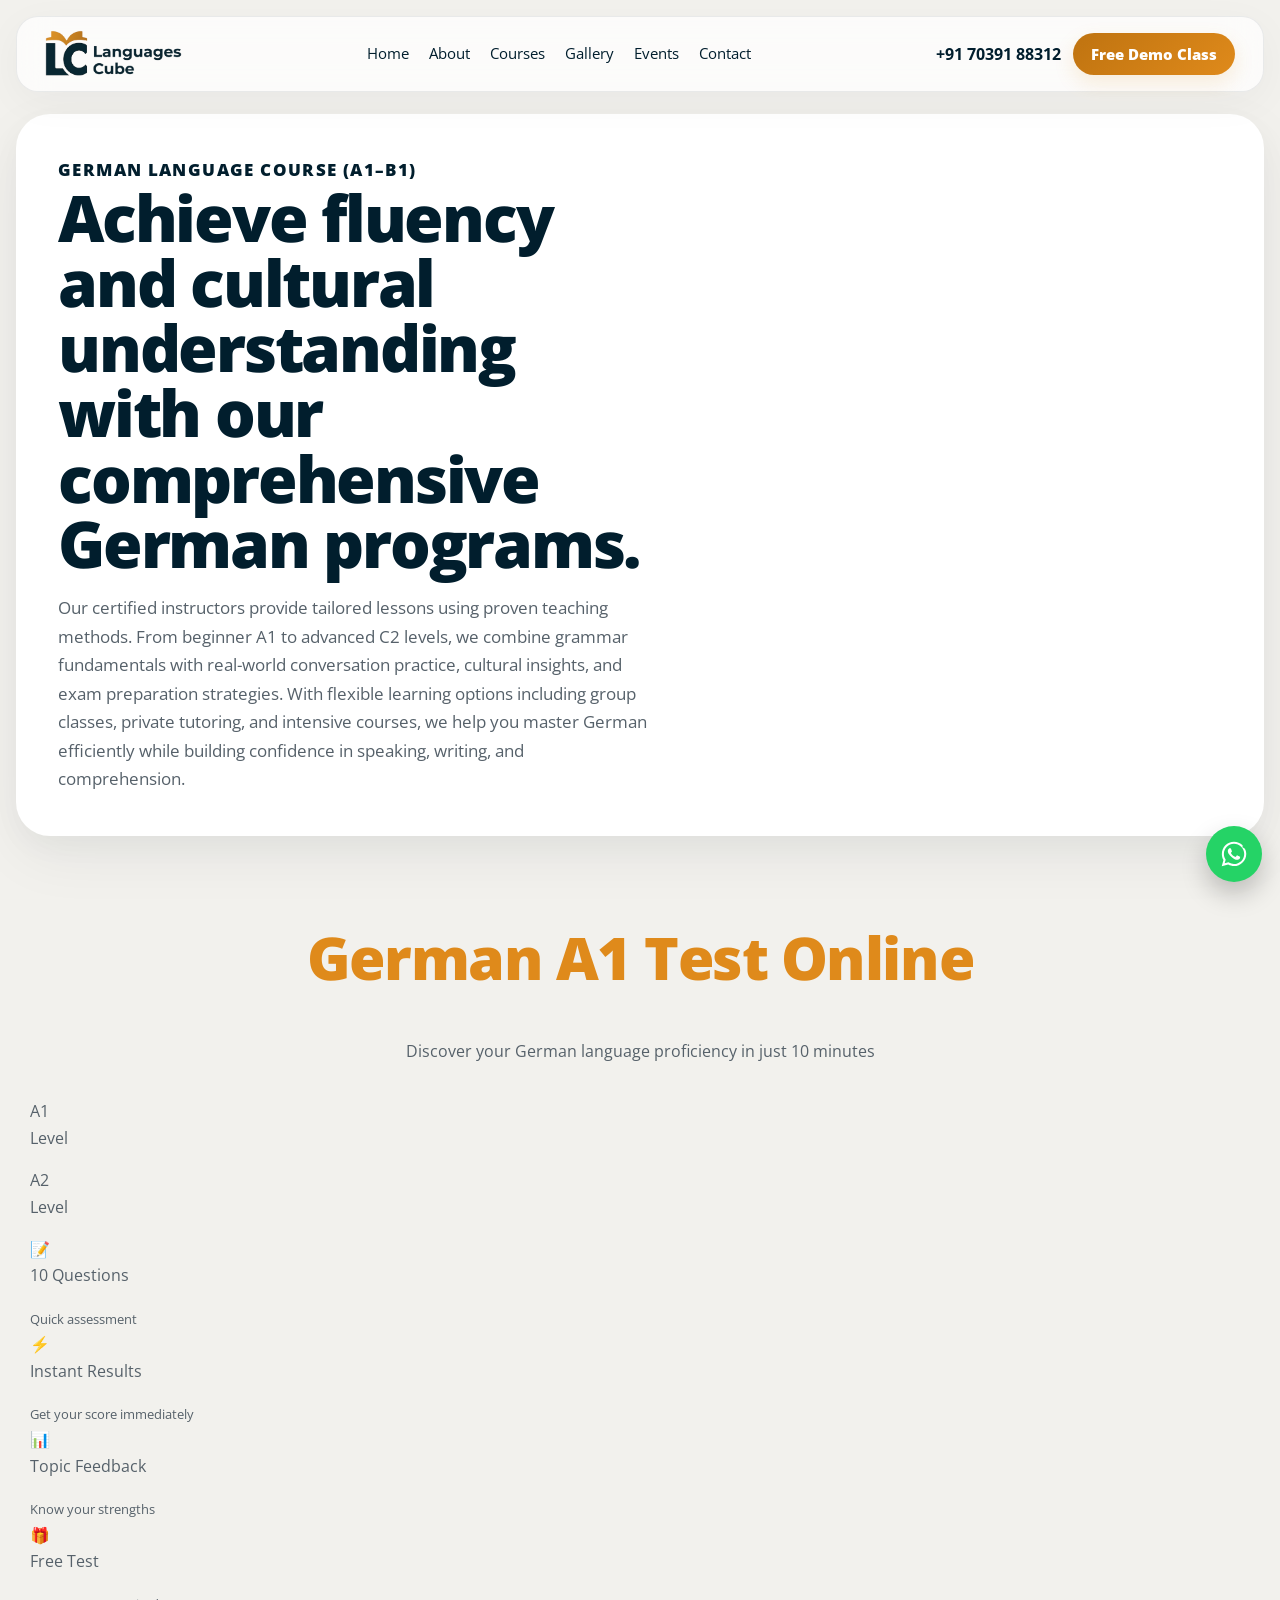
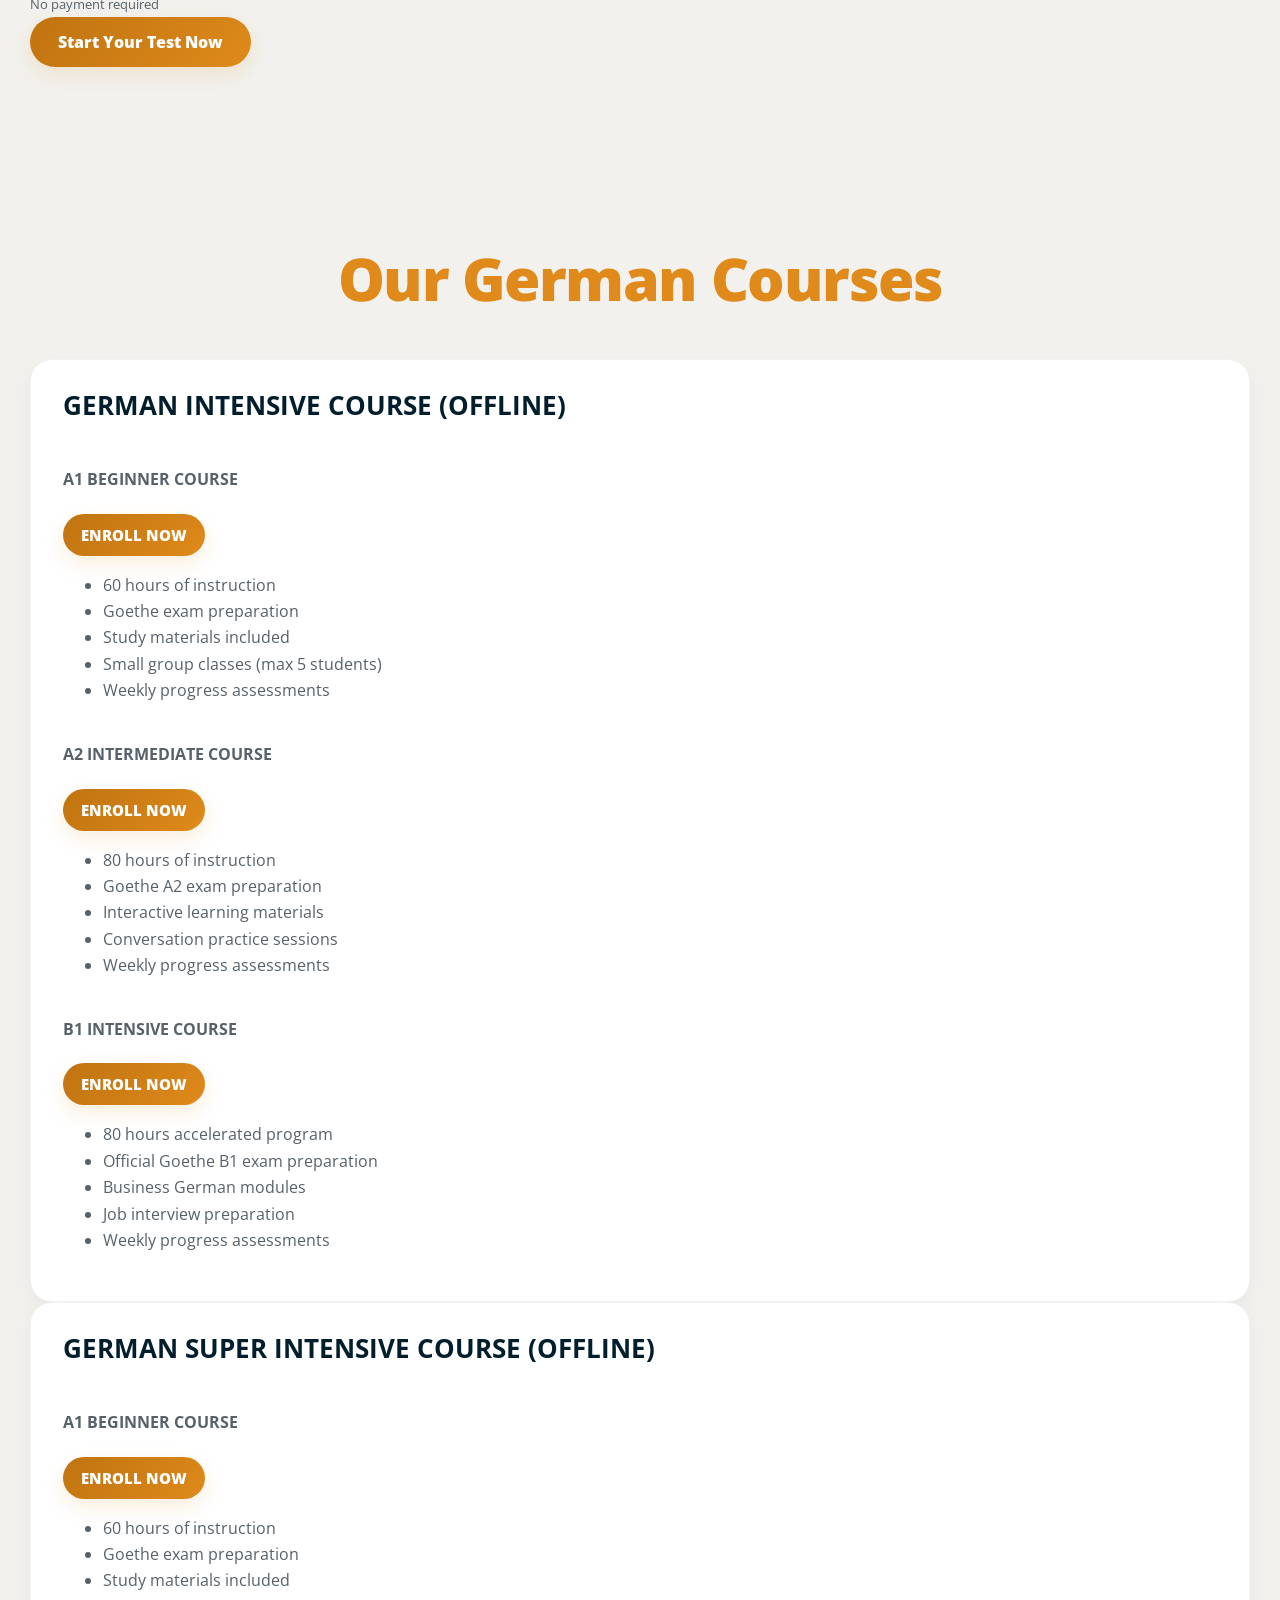
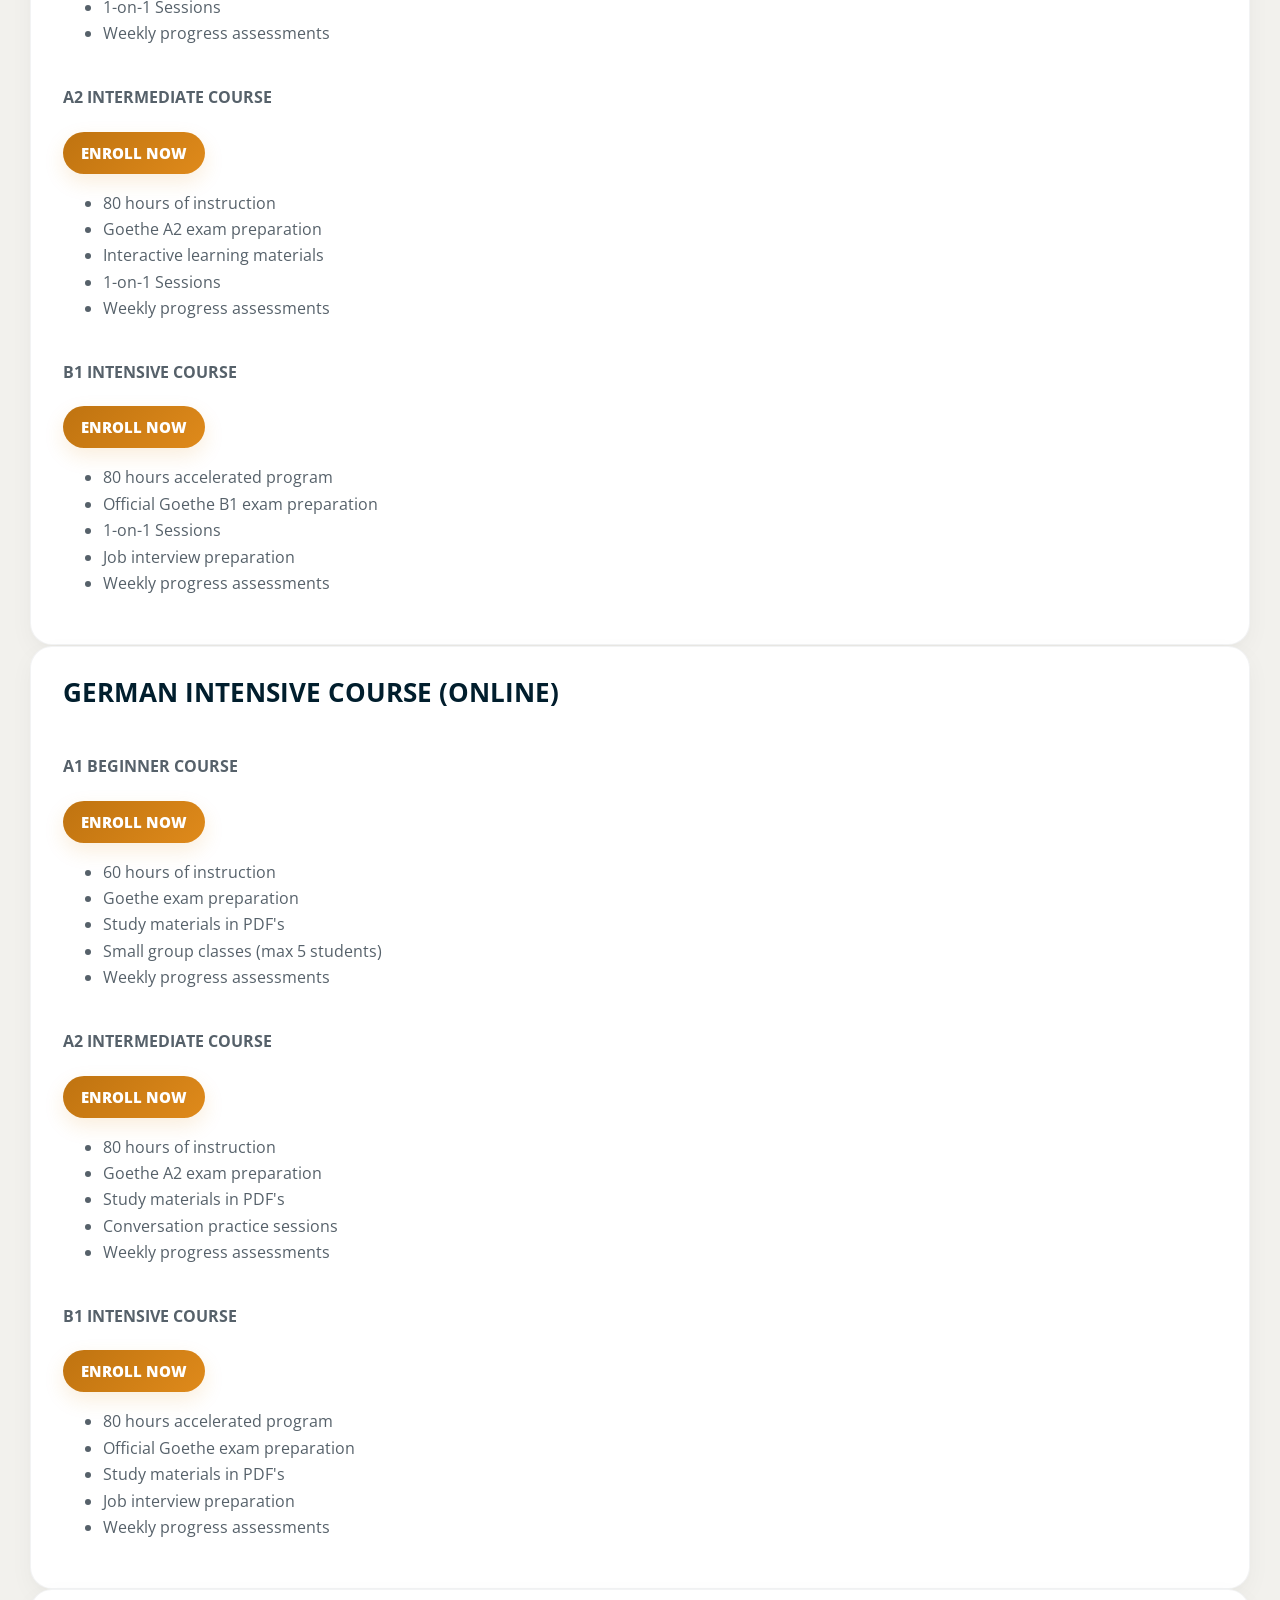
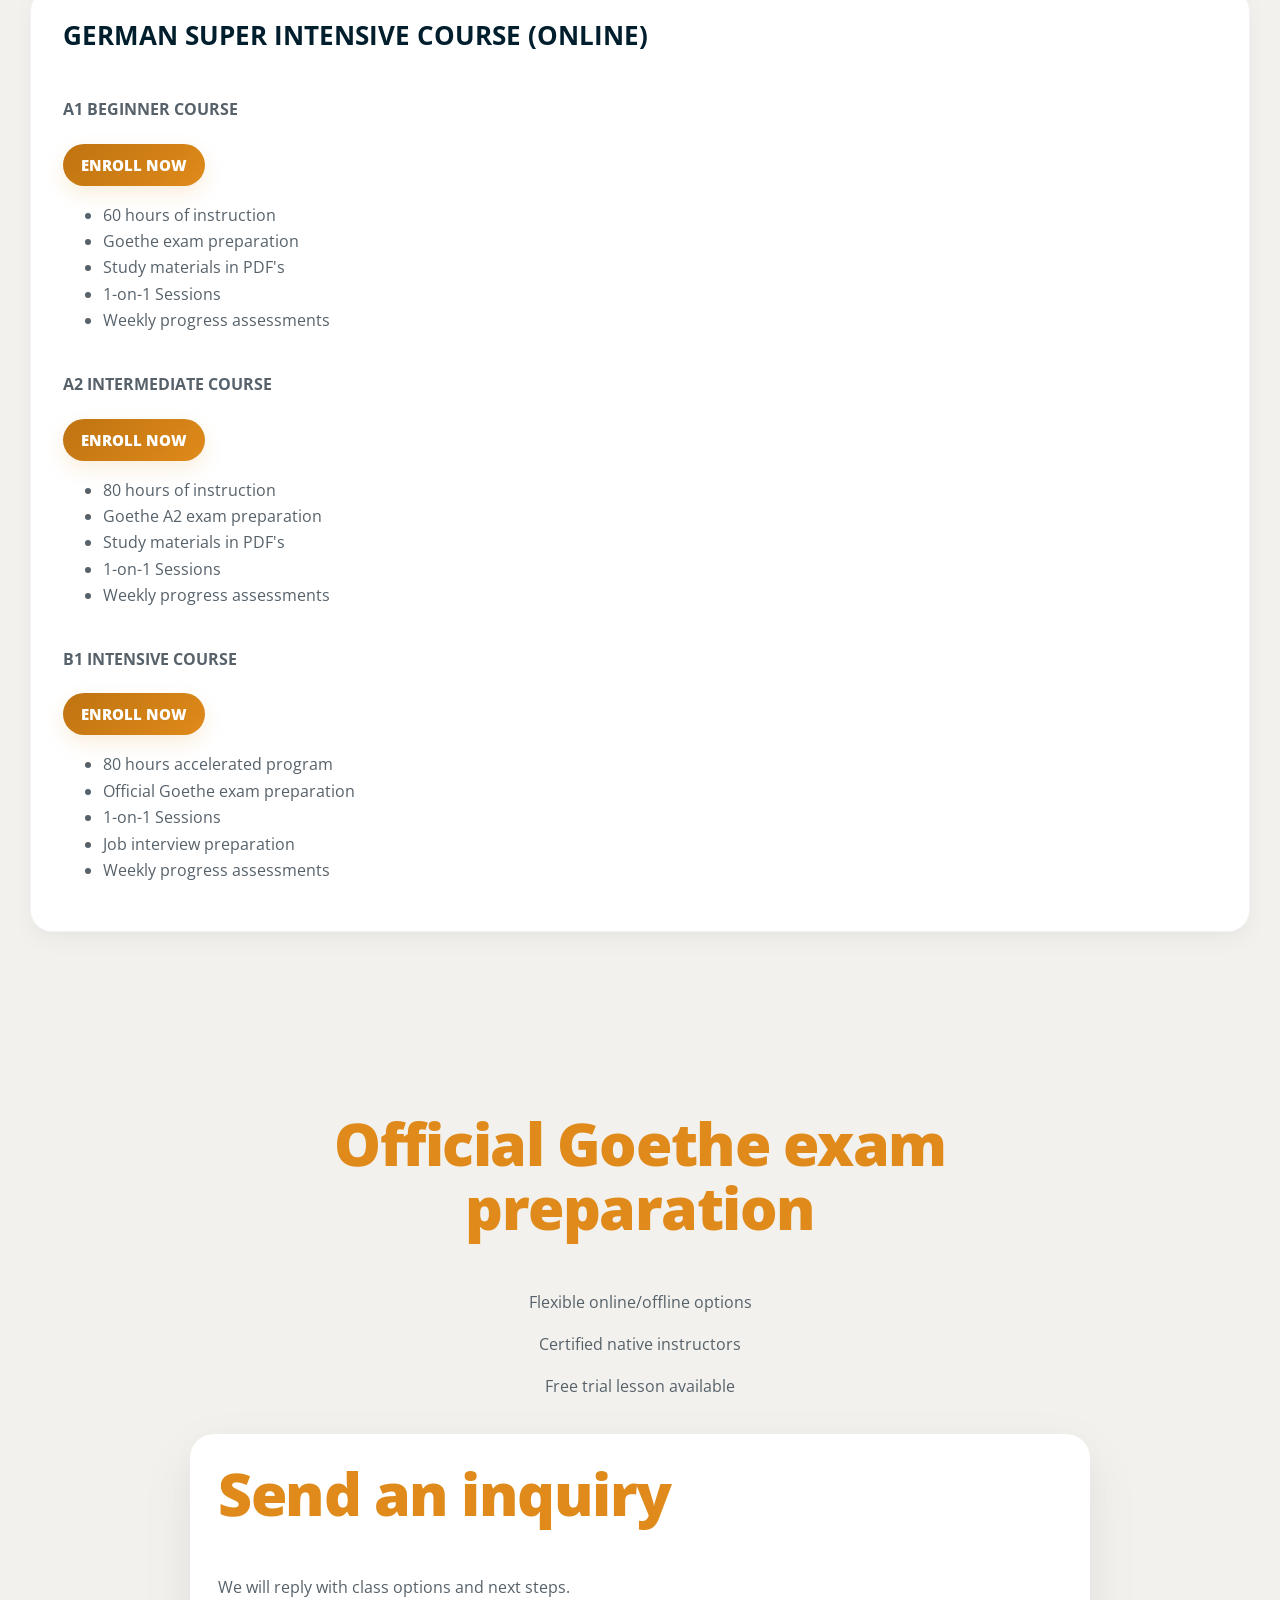
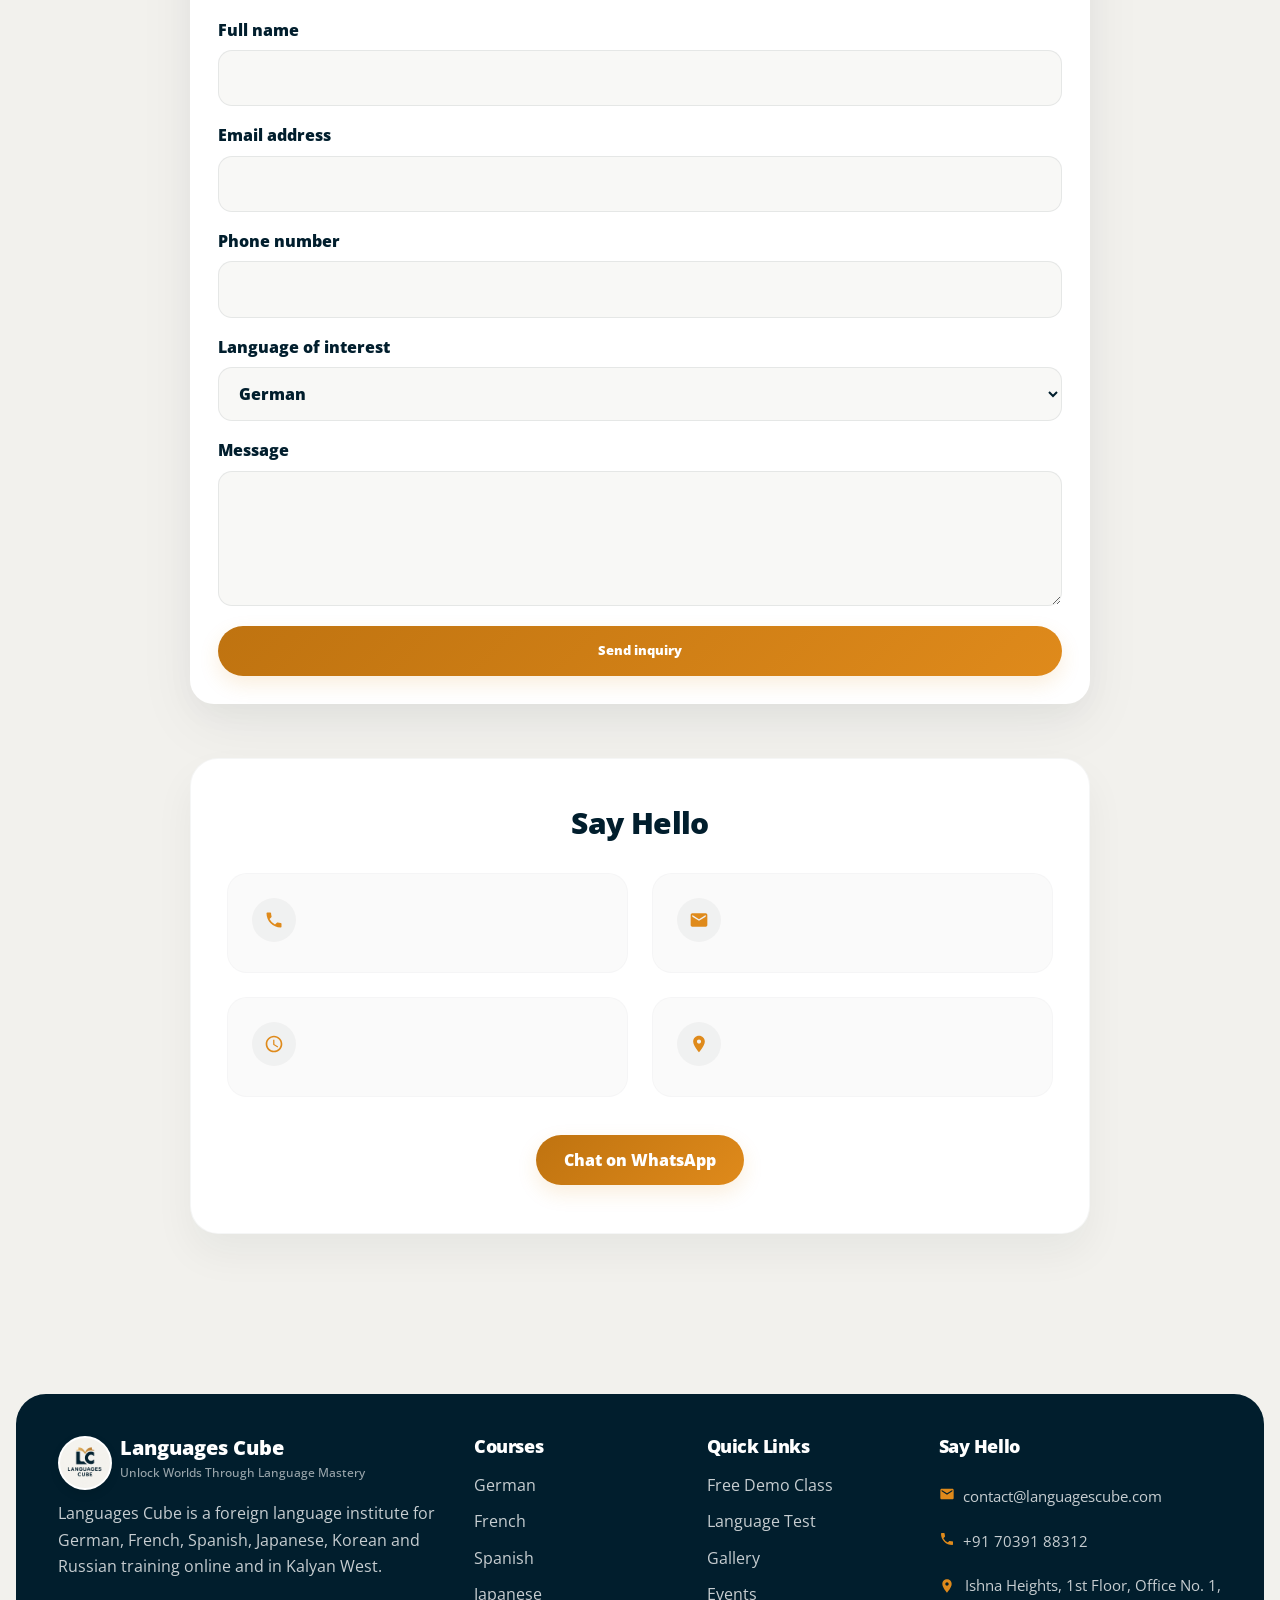
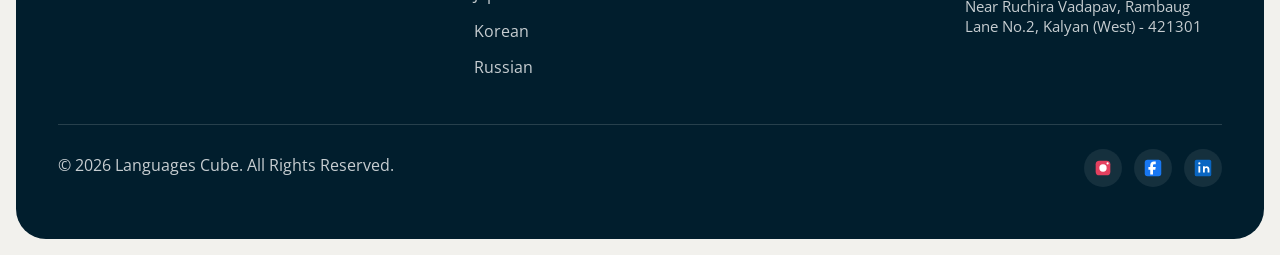
<file: german-course.html>
<!DOCTYPE html>
<html lang="en">
  <head>
    <meta charset="UTF-8" />
    <meta name="viewport" content="width=device-width, initial-scale=1.0" />
    <title>German Language Classes in Kalyan & Online | Languages Cube</title>
    <meta
      name="description"
      content="Master German (A1-B1) with certified trainers at Languages Cube Kalyan. High-impact offline & online coaching with Goethe exam preparation. Book a free demo!"
    />

    <!-- Open Graph / Facebook -->
    <meta property="og:type" content="website" />
    <meta property="og:url" content="https://www.languagescube.com/german-course.html" />
    <meta property="og:title" content="German Language Classes in Kalyan & Online | Languages Cube" />
    <meta property="og:description" content="Master German (A1-B1) with certified trainers at Languages Cube Kalyan. High-impact offline & online coaching with Goethe exam preparation. Book a free demo!" />
    <meta property="og:image" content="https://www.languagescube.com/images/Prajacta.jpeg" />

    <!-- Twitter -->
    <meta name="twitter:card" content="summary_large_image" />
    <meta name="twitter:url" content="https://www.languagescube.com/german-course.html" />
    <meta name="twitter:title" content="German Language Classes in Kalyan & Online | Languages Cube" />
    <meta name="twitter:description" content="Master German (A1-B1) with certified trainers at Languages Cube Kalyan. High-impact offline & online coaching with Goethe exam preparation. Book a free demo!" />
    <meta name="twitter:image" content="https://www.languagescube.com/images/Prajacta.jpeg" />

    <!-- Structured Data (JSON-LD) -->
    <script type="application/ld+json">
    {
      "@context": "https://schema.org",
      "@type": "Course",
      "name": "German Language Course (A1–B1)",
      "description": "Comprehensive German language classes from beginner A1 to intermediate B1 with official Goethe exam preparation, available online and offline in Kalyan West.",
      "provider": {
        "@type": "LanguageSchool",
        "name": "Languages Cube",
        "sameAs": "https://www.languagescube.com/"
      },
      "educationalCredentialAwarded": "Goethe-Zertifikat A1, A2, B1",
      "courseMode": ["online", "onsite"],
      "offers": {
        "@type": "Offer",
        "category": "Paid",
        "offeredBy": {
          "@type": "LanguageSchool",
          "name": "Languages Cube"
        }
      }
    }
    </script>
    <link rel="stylesheet" href="styles.css" />
  </head>
  <body>
    <div class="page-shell">
      <header class="site-header">
        <a href="index.html#top" class="brand" aria-label="Languages Cube home">
          <img src="images/Navigartion-logo.png" alt="Languages Cube logo" class="nav-logo" />
        </a>

        <button class="menu-toggle" id="menuToggle" aria-label="Toggle navigation">
          <img src="assets/images/icons/menu.svg" alt="Menu" />
        </button>

        <nav class="nav" id="siteNav" aria-label="Main navigation">
          <a href="index.html#top">Home</a>
          <a href="index.html#about">About</a>
          <div class="nav-group">
            <a href="index.html#courses">Courses</a>
            <div class="nav-dropdown" id="courseDropdown">
              <a href="index.html#courses">All courses</a>
              <a href="german-course.html">German</a>
              <a href="index.html#courses">French</a>
              <a href="index.html#courses">Spanish</a>
              <a href="index.html#courses">Japanese</a>
              <a href="index.html#courses">Korean</a>
              <a href="index.html#courses">Russian</a>
            </div>
          </div>
          <a href="index.html#gallery">Gallery</a>
          <a href="index.html#events">Events</a>
          <a href="#contact">Contact</a>
        </nav>

        <div class="header-actions">
          <a class="phone-link" href="tel:+917039188312">+91 70391 88312</a>
          <a class="btn btn-small" href="#contact">Free Demo Class</a>
        </div>
      </header>

      <main>
        <section class="hero" id="top">
          <div>
            <p class="kicker">German Language Course (A1–B1)</p>
            <h1>
              Achieve fluency and cultural understanding with our comprehensive German programs.
            </h1>
            <p>
              Our certified instructors provide tailored lessons using proven teaching methods.
              From beginner A1 to advanced C2 levels, we combine grammar fundamentals with real-world conversation practice,
              cultural insights, and exam preparation strategies. With flexible learning options including group classes,
              private tutoring, and intensive courses, we help you master German efficiently while building confidence in speaking,
              writing, and comprehension.
            </p>
          </div>
        </section>

        <section class="section" id="german-test">
          <div class="section-title center">
            <h2>German A1 Test Online</h2>
            <p>Discover your German language proficiency in just 10 minutes</p>
          </div>
          <div class="test-features">
            <div class="feature-item">
              <span class="icon">A1</span>
              <p>Level</p>
            </div>
            <div class="feature-item">
              <span class="icon">A2</span>
              <p>Level</p>
            </div>
            <div class="feature-item">
              <span class="icon">📝</span>
              <p>10 Questions</p>
              <small>Quick assessment</small>
            </div>
            <div class="feature-item">
              <span class="icon">⚡</span>
              <p>Instant Results</p>
              <small>Get your score immediately</small>
            </div>
            <div class="feature-item">
              <span class="icon">📊</span>
              <p>Topic Feedback</p>
              <small>Know your strengths</small>
            </div>
            <div class="feature-item">
              <span class="icon">🎁</span>
              <p>Free Test</p>
              <small>No payment required</small>
            </div>
          </div>
          <div class="center">
            <a class="btn" href="#">Start Your Test Now</a>
          </div>
        </section>

        <section class="section" id="courses">
          <div class="section-title center">
            <h2>Our German Courses</h2>
          </div>
          <div class="course-offerings">
            
            <div class="course-card">
              <h3>GERMAN INTENSIVE COURSE (OFFLINE)</h3>
              
              <div class="course-details">
                <h4>A1 BEGINNER COURSE</h4>
                <a class="btn btn-small" href="#">ENROLL NOW</a>
                <ul>
                  <li>60 hours of instruction</li>
                  <li>Goethe exam preparation</li>
                  <li>Study materials included</li>
                  <li>Small group classes (max 5 students)</li>
                  <li>Weekly progress assessments</li>
                </ul>
              </div>
              
              <div class="course-details">
                <h4>A2 INTERMEDIATE COURSE</h4>
                <a class="btn btn-small" href="#">ENROLL NOW</a>
                <ul>
                  <li>80 hours of instruction</li>
                  <li>Goethe A2 exam preparation</li>
                  <li>Interactive learning materials</li>
                  <li>Conversation practice sessions</li>
                  <li>Weekly progress assessments</li>
                </ul>
              </div>
              
              <div class="course-details">
                <h4>B1 INTENSIVE COURSE</h4>
                <a class="btn btn-small" href="#">ENROLL NOW</a>
                <ul>
                  <li>80 hours accelerated program</li>
                  <li>Official Goethe B1 exam preparation</li>
                  <li>Business German modules</li>
                  <li>Job interview preparation</li>
                  <li>Weekly progress assessments</li>
                </ul>
              </div>
            </div>

            <div class="course-card">
              <h3>GERMAN SUPER INTENSIVE COURSE (OFFLINE)</h3>
              
              <div class="course-details">
                <h4>A1 BEGINNER COURSE</h4>
                <a class="btn btn-small" href="#">ENROLL NOW</a>
                <ul>
                  <li>60 hours of instruction</li>
                  <li>Goethe exam preparation</li>
                  <li>Study materials included</li>
                  <li>1-on-1 Sessions</li>
                  <li>Weekly progress assessments</li>
                </ul>
              </div>
              
              <div class="course-details">
                <h4>A2 INTERMEDIATE COURSE</h4>
                <a class="btn btn-small" href="#">ENROLL NOW</a>
                <ul>
                  <li>80 hours of instruction</li>
                  <li>Goethe A2 exam preparation</li>
                  <li>Interactive learning materials</li>
                  <li>1-on-1 Sessions</li>
                  <li>Weekly progress assessments</li>
                </ul>
              </div>
              
              <div class="course-details">
                <h4>B1 INTENSIVE COURSE</h4>
                <a class="btn btn-small" href="#">ENROLL NOW</a>
                <ul>
                  <li>80 hours accelerated program</li>
                  <li>Official Goethe B1 exam preparation</li>
                  <li>1-on-1 Sessions</li>
                  <li>Job interview preparation</li>
                  <li>Weekly progress assessments</li>
                </ul>
              </div>
            </div>

            <div class="course-card">
              <h3>GERMAN INTENSIVE COURSE (ONLINE)</h3>
              
              <div class="course-details">
                <h4>A1 BEGINNER COURSE</h4>
                <a class="btn btn-small" href="#">ENROLL NOW</a>
                <ul>
                  <li>60 hours of instruction</li>
                  <li>Goethe exam preparation</li>
                  <li>Study materials in PDF's</li>
                  <li>Small group classes (max 5 students)</li>
                  <li>Weekly progress assessments</li>
                </ul>
              </div>
              
              <div class="course-details">
                <h4>A2 INTERMEDIATE COURSE</h4>
                <a class="btn btn-small" href="#">ENROLL NOW</a>
                <ul>
                  <li>80 hours of instruction</li>
                  <li>Goethe A2 exam preparation</li>
                  <li>Study materials in PDF's</li>
                  <li>Conversation practice sessions</li>
                  <li>Weekly progress assessments</li>
                </ul>
              </div>
              
              <div class="course-details">
                <h4>B1 INTENSIVE COURSE</h4>
                <a class="btn btn-small" href="#">ENROLL NOW</a>
                <ul>
                  <li>80 hours accelerated program</li>
                  <li>Official Goethe exam preparation</li>
                  <li>Study materials in PDF's</li>
                  <li>Job interview preparation</li>
                  <li>Weekly progress assessments</li>
                </ul>
              </div>
            </div>

            <div class="course-card">
              <h3>GERMAN SUPER INTENSIVE COURSE (ONLINE)</h3>
              
              <div class="course-details">
                <h4>A1 BEGINNER COURSE</h4>
                <a class="btn btn-small" href="#">ENROLL NOW</a>
                <ul>
                  <li>60 hours of instruction</li>
                  <li>Goethe exam preparation</li>
                  <li>Study materials in PDF's</li>
                  <li>1-on-1 Sessions</li>
                  <li>Weekly progress assessments</li>
                </ul>
              </div>
              
              <div class="course-details">
                <h4>A2 INTERMEDIATE COURSE</h4>
                <a class="btn btn-small" href="#">ENROLL NOW</a>
                <ul>
                  <li>80 hours of instruction</li>
                  <li>Goethe A2 exam preparation</li>
                  <li>Study materials in PDF's</li>
                  <li>1-on-1 Sessions</li>
                  <li>Weekly progress assessments</li>
                </ul>
              </div>
              
              <div class="course-details">
                <h4>B1 INTENSIVE COURSE</h4>
                <a class="btn btn-small" href="#">ENROLL NOW</a>
                <ul>
                  <li>80 hours accelerated program</li>
                  <li>Official Goethe exam preparation</li>
                  <li>1-on-1 Sessions</li>
                  <li>Job interview preparation</li>
                  <li>Weekly progress assessments</li>
                </ul>
              </div>
            </div>

          </div>
        </section>

        <section class="section" id="contact">
          <div class="section-title center">
            <h2>Official Goethe exam preparation</h2>
            <p>Flexible online/offline options</p>
            <p>Certified native instructors</p>
            <p>Free trial lesson available</p>
          </div>
          <div class="contact-container">
            <form class="lead-form" id="leadForm">
              <div class="form-head">
                <h2>Send an inquiry</h2>
                <p>We will reply with class options and next steps.</p>
              </div>
              <label>
                Full name
                <input type="text" name="name" required />
              </label>
              <label>
                Email address
                <input type="email" name="email" required />
              </label>
              <label>
                Phone number
                <input type="tel" name="phone" required />
              </label>
              <label>
                Language of interest
                <select name="language" required>
                  <option value="German">German</option>
                  <option value="French">French</option>
                  <option value="Spanish">Spanish</option>
                  <option value="Japanese">Japanese</option>
                  <option value="Korean">Korean</option>
                  <option value="Russian">Russian</option>
                </select>
              </label>
              <label>
                Message
                <textarea name="message" rows="4"></textarea>
              </label>
              <button class="btn form-submit" type="submit">Send inquiry</button>
            </form>

            <aside class="contact-details-bottom">
              <h2>Say Hello</h2>
              <div class="contact-info-grid">
                <div class="contact-item">
                  <div class="contact-icon-wrapper">
                    <svg class="contact-icon" viewBox="0 0 24 24" width="20" height="20" fill="currentColor">
                      <path d="M6.62 10.79a15.15 15.15 0 006.59 6.59l2.2-2.2c.27-.27.67-.36 1.02-.24 1.12.37 2.33.57 3.57.57.55 0 1 .45 1 1V20c0 .55-.45 1-1 1-9.39 0-17-7.61-17-17 0-.55.45-1 1-1h3.5c.55 0 1 .45 1 1 0 1.25.2 2.45.57 3.57.11.35.03.74-.25 1.02l-2.2 2.2z"/>
                    </svg>
                  </div>
                  <div class="contact-item-text" id="contactPhone"></div>
                </div>
                <div class="contact-item">
                  <div class="contact-icon-wrapper">
                    <svg class="contact-icon" viewBox="0 0 24 24" width="20" height="20" fill="currentColor">
                      <path d="M20 4H4c-1.1 0-1.99.9-1.99 2L2 18c0 1.1.9 2 2 2h16c1.1 0 2-.9 2-2V6c0-1.1-.9-2-2-2zm0 4l-8 5-8-5V6l8 5 8-5v2z"/>
                    </svg>
                  </div>
                  <div class="contact-item-text" id="contactEmail"></div>
                </div>
                <div class="contact-item">
                  <div class="contact-icon-wrapper">
                    <svg class="contact-icon" viewBox="0 0 24 24" width="20" height="20" fill="currentColor">
                      <path d="M11.99 2C6.47 2 2 6.48 2 12s4.47 10 9.99 10C17.52 22 22 17.52 22 12S17.52 2 11.99 2zM12 20c-4.42 0-8-3.58-8-8s3.58-8 8-8 8 3.58 8 8-3.58 8-8 8zm.5-13H11v6l5.25 3.15.75-1.23-4.5-2.67z"/>
                    </svg>
                  </div>
                  <div class="contact-item-text" id="contactHours"></div>
                </div>
                <div class="contact-item">
                  <div class="contact-icon-wrapper">
                    <svg class="contact-icon" viewBox="0 0 24 24" width="20" height="20" fill="currentColor">
                      <path d="M12 2C8.13 2 5 5.13 5 9c0 5.25 7 13 7 13s7-7.75 7-13c0-3.87-3.13-7-7-7zm0 9.5c-1.38 0-2.5-1.12-2.5-2.5s1.12-2.5 2.5-2.5 2.5 1.12 2.5 2.5-1.12 2.5-2.5 2.5z"/>
                    </svg>
                  </div>
                  <div class="contact-item-text" id="contactAddress"></div>
                </div>
              </div>
              <div style="margin-top: 24px;">
                <a class="btn" id="contactWhatsApp" href="#">Chat on WhatsApp</a>
              </div>
            </aside>
          </div>
        </section>
      </main>

      <footer class="footer">
        <div class="footer-grid">
          <div>
            <a class="footer-brand" href="#top">
              <div class="footer-logo-circle">
                <img src="images/languages-cube-logo-main.png" alt="Languages Cube logo" />
              </div>
              <span class="footer-brand-text">
                <strong>Languages Cube</strong>
                <small>Unlock Worlds Through Language Mastery</small>
              </span>
            </a>
            <p>
              Languages Cube is a foreign language institute for German, French, Spanish,
              Japanese, Korean and Russian training online and in Kalyan West.
            </p>
          </div>
          <div>
            <h2>Courses</h2>
            <a href="#courses">German</a>
            <a href="#courses">French</a>
            <a href="#courses">Spanish</a>
            <a href="#courses">Japanese</a>
            <a href="#courses">Korean</a>
            <a href="#courses">Russian</a>
          </div>
          <div>
            <h2>Quick Links</h2>
            <a href="#contact">Free Demo Class</a>
            <a href="index.html#level-test">Language Test</a>
            <a href="index.html#gallery">Gallery</a>
            <a href="index.html#events">Events</a>
          </div>
          <div class="footer-contact">
            <h2>Say Hello</h2>
            <a href="mailto:contact@languagescube.com" class="footer-contact-link">
              <svg viewBox="0 0 24 24" width="16" height="16" fill="currentColor">
                <path d="M20 4H4c-1.1 0-1.99.9-1.99 2L2 18c0 1.1.9 2 2 2h16c1.1 0 2-.9 2-2V6c0-1.1-.9-2-2-2zm0 4l-8 5-8-5V6l8 5 8-5v2z"/>
              </svg>
              <span>contact@languagescube.com</span>
            </a>
            <a href="tel:+917039188312" class="footer-contact-link">
              <svg viewBox="0 0 24 24" width="16" height="16" fill="currentColor">
                <path d="M6.62 10.79a15.15 15.15 0 006.59 6.59l2.2-2.2c.27-.27.67-.36 1.02-.24 1.12.37 2.33.57 3.57.57.55 0 1 .45 1 1V20c0 .55-.45 1-1 1-9.39 0-17-7.61-17-17 0-.55.45-1 1-1h3.5c.55 0 1 .45 1 1 0 1.25.2 2.45.57 3.57.11.35.03.74-.25 1.02l-2.2 2.2z"/>
              </svg>
              <span>+91 70391 88312</span>
            </a>
            <div class="footer-contact-link align-start">
              <svg viewBox="0 0 24 24" width="16" height="16" fill="currentColor" class="margin-top-xs">
                <path d="M12 2C8.13 2 5 5.13 5 9c0 5.25 7 13 7 13s7-7.75 7-13c0-3.87-3.13-7-7-7zm0 9.5c-1.38 0-2.5-1.12-2.5-2.5s1.12-2.5 2.5-2.5 2.5 1.12 2.5 2.5-1.12 2.5-2.5 2.5z"/>
              </svg>
              <span class="address-line">Ishna Heights, 1st Floor, Office No. 1, Near Ruchira Vadapav, Rambaug Lane No.2, Kalyan (West) - 421301</span>
            </div>
          </div>
        </div>
        <div class="footer-bottom">
          <p>© 2026 Languages Cube. All Rights Reserved.</p>
          <div class="socials">
            <a href="https://www.instagram.com/languagescube/" target="_blank" rel="noreferrer" aria-label="Instagram">
              <img src="assets/images/icons/instagram.svg" alt="Instagram" />
            </a>
            <a href="https://www.facebook.com/LanguagesCube" target="_blank" rel="noreferrer" aria-label="Facebook">
              <img src="assets/images/icons/facebook.svg" alt="Facebook" />
            </a>
            <a href="https://www.linkedin.com/company/languages-cube/" target="_blank" rel="noreferrer" aria-label="LinkedIn">
              <img src="assets/images/icons/linkedin.svg" alt="LinkedIn" />
            </a>
          </div>
        </div>
      </footer>

      <a class="whatsapp-float" href="https://wa.me/917039188312" aria-label="Chat on WhatsApp">
        <svg viewBox="0 0 448 512" fill="currentColor">
          <path d="M380.9 97.1C339 55.1 283.2 32 223.9 32c-122.4 0-222 99.6-222 222 0 39.1 10.2 77.3 29.6 111L0 480l117.7-30.9c32.4 17.7 68.9 27 106.1 27h.1c122.3 0 224.1-99.6 224.1-222 0-59.3-25.2-115-67.1-117zm-157 341.6c-33.2 0-65.7-8.9-94-25.7l-6.7-4-69.8 18.3L72 359.2l-4.4-7c-18.5-29.4-28.2-63.3-28.2-98.2 0-101.7 82.8-184.5 184.6-184.5 49.3 0 95.6 19.2 130.4 54.1 34.8 34.9 56.2 81.2 56.1 130.5 0 101.8-84.9 184.5-186.6 184.5zm101.2-138.2c-5.5-2.8-32.8-16.2-37.9-18-5.1-1.9-8.8-2.8-12.5 2.8-3.7 5.6-14.3 18-17.6 21.8-3.2 3.7-6.5 4.2-12 1.4-32.6-16.3-54-29.1-75.5-66-5.7-9.8 5.7-9.1 16.3-30.3 1.8-3.7.9-6.9-.5-9.7-1.4-2.8-12.5-30.1-17.1-41.2-4.5-10.8-9.1-9.3-12.5-9.5-3.2-.2-6.9-.2-10.6-.2-3.7 0-9.7 1.4-14.8 6.9-5.1 5.6-19.4 19-19.4 46.3 0 27.3 19.9 53.7 22.6 57.4 2.8 3.7 39.1 59.7 94.8 83.8 35.2 15.2 49 16.5 66.6 13.9 10.7-1.6 32.8-13.4 37.4-26.4 4.6-13 4.6-24.1 3.2-26.4-1.3-2.5-5-3.9-10.5-6.6z"/>
        </svg>
      </a>
    </div>

    <script src="site-data.js"></script>
    <script src="scripts.js"></script>
  </body>
</html>
</file>
<file: styles.css>
@import url('https://fonts.googleapis.com/css2?family=Open+Sans:ital,wght@0,300..800;1,300..800&display=swap');

/* Brand-Harmonized Custom Scrollbar */
html {
  --scrollbar-thumb: var(--accent);
  --scrollbar-track: var(--primary);
  scrollbar-color: var(--scrollbar-thumb) var(--scrollbar-track);
}

@supports not (scrollbar-color: auto) {
  html::-webkit-scrollbar {
    width: 10px;
    height: 10px;
  }
  html::-webkit-scrollbar-thumb {
    background: var(--scrollbar-thumb);
    border-radius: 99px;
  }
  html::-webkit-scrollbar-track {
    background: var(--scrollbar-track);
  }
}
.testimonial-slider-container {
  width: 100%;
  margin-top: 38px;
  position: relative;
  padding: 0 60px;
}

.slider-arrow {
  position: absolute;
  top: 50%;
  transform: translateY(-50%);
  width: 48px;
  height: 48px;
  border-radius: 50%;
  background: var(--white);
  border: 1px solid rgba(1, 30, 45, 0.08);
  box-shadow: var(--shadow-sm);
  color: var(--primary);
  font-size: 1.25rem;
  font-weight: 700;
  cursor: pointer;
  display: flex;
  align-items: center;
  justify-content: center;
  z-index: 10;
  transition: all 0.4s cubic-bezier(0.16, 1, 0.3, 1);
  will-change: transform, background-color, border-color;
}

.slider-arrow:hover {
  background: var(--primary);
  color: var(--white);
  border-color: var(--primary);
  box-shadow: var(--shadow-md);
  transform: translateY(-50%) scale(1.08);
}

.slider-arrow:active {
  transform: translateY(-50%) scale(0.95);
}

.slider-arrow.prev {
  left: 0;
}

.slider-arrow.next {
  right: 0;
}

@media (max-width: 768px) {
  .testimonial-slider-container {
    padding: 0;
  }
  .slider-arrow {
    display: none;
  }
}

.testimonial-scroller {
  display: flex;
  overflow-x: auto;
  scroll-snap-type: x mandatory;
  scroll-behavior: smooth;
  gap: 24px;
  padding: 10px 4px 28px;
  width: 100%;
  scrollbar-width: none;
}

.testimonial-scroller.dragging {
  cursor: grabbing;
  scroll-behavior: auto;
  user-select: none;
}

.testimonial-scroller::-webkit-scrollbar {
  display: none;
}

.testimonial-scroller .testimonial-card {
  flex: 0 0 100%;
  scroll-snap-align: start;
  background: var(--white);
  border-radius: var(--radius);
  border: 1px solid rgba(1, 30, 45, 0.05);
  box-shadow: var(--shadow-sm);
  transition: all 0.5s cubic-bezier(0.16, 1, 0.3, 1);
  border-left: 6px solid var(--accent);
  position: relative;
  display: flex;
  align-items: center;
  gap: 38px;
  padding: 42px 48px;
}

.testimonial-scroller .testimonial-card:hover {
  transform: translateY(-5px) scale(1.005);
  box-shadow: var(--shadow-lg);
  border-color: rgba(223, 138, 27, 0.2);
  border-left-color: var(--accent-dark);
}

.testimonial-avatar-wrapper {
  flex-shrink: 0;
  display: flex;
  justify-content: center;
  align-items: center;
}

.testimonial-avatar {
  width: 180px;
  height: 180px;
  border-radius: 24px;
  object-fit: cover;
  border: 3px solid var(--accent);
  box-shadow: 0 8px 24px rgba(223, 138, 27, 0.25);
  transition: all 0.4s cubic-bezier(0.16, 1, 0.3, 1);
}

.testimonial-scroller .testimonial-card:hover .testimonial-avatar {
  transform: scale(1.05);
  border-color: var(--accent-dark);
}

.testimonial-content {
  flex-grow: 1;
  text-align: left;
}

.testimonial-card p {
  font-style: italic;
  color: var(--primary);
  font-size: 1.12rem;
  line-height: 1.65;
  margin-bottom: 22px;
  margin-top: 0;
}

.testimonial-meta {
  display: flex;
  flex-direction: column;
}

.testimonial-card h3 {
  font-size: 1.25rem;
  margin-bottom: 4px;
  margin-top: 0;
  color: var(--primary);
  font-weight: 800;
}

.testimonial-card span {
  font-size: 0.88rem;
  color: var(--muted);
  font-weight: 700;
}

.slider-dots {
  display: flex;
  justify-content: center;
  align-items: center;
  gap: 10px;
  margin-top: 24px;
}

.slider-dots .dot {
  width: 12px;
  height: 12px;
  border-radius: 50%;
  background: var(--line);
  border: none;
  cursor: pointer;
  padding: 0;
  transition: all 0.3s cubic-bezier(0.16, 1, 0.3, 1);
}

.slider-dots .dot:hover {
  background: var(--accent-dark);
}

.slider-dots .dot.active {
  background: var(--accent);
  transform: scale(1.25);
  box-shadow: 0 4px 10px rgba(223, 138, 27, 0.3);
}

@media (max-width: 768px) {
  .testimonial-scroller .testimonial-card {
    flex-direction: column;
    text-align: center;
    gap: 24px;
    padding: 32px 24px;
  }
  
  .testimonial-content {
    text-align: center;
  }
  
  .testimonial-avatar {
    width: 120px;
    height: 120px;
    border-radius: 18px;
    border-width: 2px;
  }
}

:root {
  --primary: #011e2d;
  --secondary: #f2f1ed;
  --text: #56616a;
  --muted: #8f8f8f;
  --accent: #df8a1b;
  --accent-dark: #bf7310;
  --white: #ffffff;
  --line: rgba(1, 30, 45, 0.08);
  --shadow-sm: 0 4px 12px rgba(1, 30, 45, 0.02), 0 8px 24px rgba(1, 30, 45, 0.04);
  --shadow-md: 0 10px 30px rgba(1, 30, 45, 0.03), 0 20px 60px rgba(1, 30, 45, 0.06);
  --shadow-lg: 0 24px 60px rgba(1, 30, 45, 0.05), 0 48px 100px rgba(1, 30, 45, 0.1);
  --shadow: var(--shadow-md);
  --radius-sm: 12px;
  --radius: 22px;
  --radius-lg: 32px;
}

* {
  box-sizing: border-box;
}

html {
  scroll-behavior: smooth;
}

body {
  margin: 0;
  font-family: 'Open Sans', sans-serif;
  background: var(--secondary);
  color: var(--text);
  line-height: 1.65;
}

a {
  color: inherit;
  text-decoration: none;
}

img {
  max-width: 100%;
  display: block;
}

h1,
h2,
h3,
p {
  margin-top: 0;
}

h1,
h2,
h3 {
  font-family: 'Open Sans', sans-serif;
  color: var(--primary);
  line-height: 1.06;
}

h1 {
  font-size: clamp(2.8rem, 8vw, 6.8rem);
  font-weight: 900;
  letter-spacing: -0.035em;
  line-height: 1.02;
}

h2 {
  font-size: clamp(2rem, 4.6vw, 4.2rem);
  font-weight: 800;
  color: #df8a1b;
  letter-spacing: -0.025em;
  line-height: 1.08;
}

h3 {
  font-size: clamp(1.22rem, 2vw, 1.75rem);
  font-weight: 700;
}

.page-shell {
  overflow: hidden;
}

.site-header {
  position: sticky;
  top: 16px;
  z-index: 100;
  display: grid;
  grid-template-columns: auto 1fr auto;
  gap: 24px;
  align-items: center;
  width: min(1400px, calc(100% - 32px));
  min-height: 76px;
  margin: 16px auto 0;
  padding: 12px 28px;
  background: rgba(255, 255, 255, 0.72);
  backdrop-filter: blur(16px);
  -webkit-backdrop-filter: blur(16px);
  color: var(--primary);
  border: 1px solid rgba(1, 30, 45, 0.08);
  border-radius: var(--radius);
  box-shadow: 0 10px 40px rgba(1, 30, 45, 0.04);
  transition: all 0.4s cubic-bezier(0.16, 1, 0.3, 1);
}

.site-header.shrunk {
  top: 8px;
  min-height: 62px;
  background: rgba(255, 255, 255, 0.92);
  border-color: rgba(1, 30, 45, 0.12);
  box-shadow: 0 16px 40px rgba(1, 30, 45, 0.08);
  padding: 6px 28px;
}

.brand {
  display: inline-flex;
  gap: 12px;
  align-items: center;
  min-width: max-content;
}

.brand img,
.nav-logo {
  display: block;
  max-height: 48px;
  width: auto;
}

.brand-mark {
  display: grid;
  width: 44px;
  height: 44px;
  place-items: center;
  color: var(--white);
  font-weight: 800;
  background: linear-gradient(135deg, var(--accent), var(--accent-dark));
  border-radius: 50%;
}

.brand strong,
.brand small {
  display: block;
}

.brand strong {
  font-size: 1.05rem;
  line-height: 1.1;
}

.brand small {
  color: rgba(255, 255, 255, 0.7);
  font-size: 0.78rem;
}

.nav {
  display: flex;
  gap: 20px;
  justify-content: center;
  align-items: center;
  font-size: 0.96rem;
}

.nav a:hover,
.phone-link:hover,
.footer a:hover {
  color: var(--accent);
}

.nav-group {
  position: relative;
}

.nav-dropdown {
  position: absolute;
  top: calc(100% + 12px);
  left: -20px;
  display: grid;
  min-width: 190px;
  padding: 16px;
  opacity: 0;
  visibility: hidden;
  background: rgba(255, 255, 255, 0.96);
  backdrop-filter: blur(10px);
  border: 1px solid rgba(1, 30, 45, 0.08);
  color: var(--primary);
  border-radius: 18px;
  box-shadow: 0 20px 50px rgba(1, 30, 45, 0.08);
  transform: translateY(10px);
  transition: all 0.3s cubic-bezier(0.16, 1, 0.3, 1);
}

.nav-group:hover .nav-dropdown {
  opacity: 1;
  visibility: visible;
  transform: translateY(0);
}

.header-actions,
.phone-link {
  display: flex;
  gap: 12px;
  align-items: center;
}

.phone-link {
  color: var(--primary);
  font-weight: 700;
}

.menu-toggle {
  display: none;
  color: var(--primary);
  background: transparent;
  border: 0;
  cursor: pointer;
}

.dropdown-toggle-btn {
  display: none;
}

.btn {
  display: inline-flex;
  gap: 10px;
  align-items: center;
  justify-content: center;
  min-height: 50px;
  padding: 15px 28px;
  color: var(--white);
  font-family: 'Open Sans', sans-serif;
  font-weight: 800;
  line-height: 1;
  background: linear-gradient(135deg, var(--accent-dark), var(--accent));
  border: 0;
  border-radius: 999px;
  box-shadow: 0 8px 20px rgba(223, 138, 27, 0.15);
  cursor: pointer;
  will-change: transform, box-shadow;
  transition: transform 0.4s cubic-bezier(0.16, 1, 0.3, 1), box-shadow 0.4s cubic-bezier(0.16, 1, 0.3, 1), filter 0.4s ease;
}

.btn:hover {
  transform: translateY(-3px) scale(1.02);
  box-shadow: 0 14px 28px rgba(223, 138, 27, 0.28);
}

.btn:active {
  transform: translateY(-1px) scale(0.98);
  box-shadow: 0 6px 14px rgba(223, 138, 27, 0.2);
}

.btn-small {
  min-height: 42px;
  padding: 12px 18px;
  font-size: 0.92rem;
}

.btn-secondary {
  color: var(--primary);
  background: transparent;
  border: 1.5px solid var(--primary);
  box-shadow: none;
  transition: all 0.4s cubic-bezier(0.16, 1, 0.3, 1);
}

.btn-secondary:hover {
  background: var(--primary);
  color: var(--white);
  box-shadow: 0 10px 24px rgba(1, 30, 45, 0.15);
}

.section {
  width: min(1220px, calc(100% - 32px));
  margin: 0 auto;
  padding: 90px 0;
}

.hero {
  display: grid;
  grid-template-columns: minmax(0, 1.05fr) minmax(330px, 0.95fr);
  gap: 34px;
  align-items: center;
  width: min(1400px, calc(100% - 32px));
  min-height: min(650px, calc(100vh - 120px));
  margin: 22px auto 0;
  padding: clamp(28px, 4vw, 42px);
  background: var(--white);
  border-radius: 34px;
  box-shadow: var(--shadow);
}

.hero h1 {
  max-width: 760px;
  margin-bottom: 18px;
  font-size: clamp(2.35rem, 5vw, 5rem);
  line-height: 1.02;
}

.hero h1 span,
.section-title h2 span,
.gradient-text {
  color: var(--accent);
}

.hero p {
  max-width: 680px;
  margin-bottom: 0;
  font-size: clamp(1rem, 1.35vw, 1.18rem);
}

.hero-actions,
.button-row {
  display: flex;
  flex-wrap: wrap;
  gap: 14px;
  align-items: center;
  margin-top: 22px;
}

.trust-strip {
  display: grid;
  grid-template-columns: repeat(4, 1fr);
  gap: 1px;
  overflow: hidden;
  width: min(1220px, calc(100% - 32px));
  margin: 26px auto 0;
  background: var(--line);
  border-radius: 22px;
}

.trust-strip > div {
  padding: 22px;
  background: var(--white);
  text-align: center;
}

.trust-strip strong {
  display: block;
  color: #df8a1b;
  font-size: xxx-large;
  line-height: 1;
  margin-bottom: 6px;
}

.photo-slot {
  position: relative;
  width: 100%;
  margin: 0;
  overflow: hidden;
  background: var(--primary);
  border-radius: var(--radius);
  box-shadow: 0 16px 40px rgba(1, 30, 45, 0.06);
  border: 1px solid rgba(1, 30, 45, 0.04);
}

.photo-slot img {
  width: 100%;
  height: 100%;
  object-fit: cover;
  object-position: center center;
  transition: transform 0.6s cubic-bezier(0.16, 1, 0.3, 1);
}

.photo-slot:hover img {
  transform: scale(1.05);
}

/* Specific proportional aspect-ratios to crop images beautifully across devices */
.hero .photo-slot {
  aspect-ratio: 1.15;
  min-height: auto;
}

.about .photo-slot {
  aspect-ratio: 1.1;
  min-height: auto;
}

.gallery-item .photo-slot {
  aspect-ratio: 1.4;
  min-height: auto;
}

.event-card .photo-slot {
  aspect-ratio: 1.5;
  min-height: auto;
}

.cta-band .photo-slot {
  aspect-ratio: 1.25;
  min-height: auto;
}

.cta-band .photo-slot img {
  object-position: top center; /* Prevents founder's head from being cut off */
}

.contact-card .photo-slot {
  aspect-ratio: 1.15;
  min-height: auto;
}

.contact-card .photo-slot img {
  object-position: center 20%; /* Keeps faces centered and visible in contact card */
}

.photo-slot figcaption {
  position: absolute;
  right: 18px;
  bottom: 18px;
  left: 18px;
  padding: 14px 18px;
  color: var(--white);
  background: rgba(1, 30, 45, 0.82);
  backdrop-filter: blur(8px);
  -webkit-backdrop-filter: blur(8px);
  border: 1px solid rgba(255, 255, 255, 0.12);
  border-radius: 16px;
}

.photo-slot span,
.photo-slot small {
  display: block;
}

.photo-slot span {
  font-family: 'Open Sans', sans-serif;
  font-weight: 800;
  font-size: 1.05rem;
}

.photo-slot small {
  color: rgba(255, 255, 255, 0.74);
  font-size: 0.8rem;
}

.section-title {
  max-width: 820px;
  margin-bottom: 34px;
}

.section-title.center {
  margin-right: auto;
  margin-left: auto;
  text-align: center;
}

.kicker {
  margin-bottom: 14px;
  color: var(--primary);
  font-weight: 800;
  text-transform: uppercase;
  letter-spacing: 0.08em;
}

.grid-3 {
  display: grid;
  grid-template-columns: repeat(3, 1fr);
  gap: 22px;
}

.grid-2 {
  display: grid;
  grid-template-columns: repeat(2, 1fr);
  gap: 28px;
  align-items: center;
}

.card,
.course-card,
.program-card,
.testimonial-card,
.faq-item,
.event-card {
  background: var(--white);
  border: 1px solid rgba(1, 30, 45, 0.05);
  border-radius: var(--radius);
  box-shadow: var(--shadow-sm);
  will-change: transform, box-shadow;
  transition: transform 0.5s cubic-bezier(0.16, 1, 0.3, 1), box-shadow 0.5s cubic-bezier(0.16, 1, 0.3, 1), border-color 0.5s cubic-bezier(0.16, 1, 0.3, 1);
}

.course-card:hover,
.program-card:hover,
.testimonial-card:hover,
.event-card:hover {
  transform: translateY(-8px) scale(1.01);
  box-shadow: var(--shadow-lg);
  border-color: rgba(223, 138, 27, 0.22);
}

.program-card,
.testimonial-card,
.event-card,
.contact-card {
  padding: 32px;
}



.course-card {
  display: flex;
  flex-direction: column;
  min-height: 100%;
  padding: 32px;
}

.flag {
  display: grid;
  width: 60px;
  height: 60px;
  margin-bottom: 22px;
  place-items: center;
  background: transparent;
  border-radius: 50%;
  overflow: hidden;
  box-shadow: 0 8px 20px rgba(1, 30, 45, 0.08);
  border: 1px solid #011e2d;
}

.flag img {
  width: 100%;
  height: 100%;
  object-fit: cover;
}

.course-card dl {
  display: grid;
  grid-template-columns: 1fr 1fr;
  gap: 12px;
  margin: auto 0 24px;
}

.course-card dt {
  color: var(--muted);
  font-size: 0.78rem;
  font-weight: 800;
  text-transform: uppercase;
}

.course-card dd {
  margin: 0;
  color: var(--primary);
  font-weight: 800;
}

.read-more {
  display: inline-flex;
  gap: 8px;
  align-items: center;
  color: var(--accent-dark);
  font-weight: 900;
  transition: transform 0.2s ease;
}

.read-more:hover {
  transform: translateX(4px);
}

.split-band,
.cta-band {
  display: grid;
  grid-template-columns: minmax(0, 1fr) minmax(320px, 0.8fr);
  gap: 32px;
  align-items: center;
  width: min(1220px, calc(100% - 32px));
  margin: 0 auto;
  padding: 42px;
  background: var(--primary);
  border-radius: 30px;
}

.split-band h2,
.split-band h3,
.split-band p,
.cta-band h2,
.cta-band p,
.cta-band li {
  color: var(--white);
}

.tick-list {
  display: grid;
  gap: 10px;
  padding: 0;
  margin: 0 0 26px;
  list-style: none;
}

.tick-list li {
  display: flex;
  gap: 10px;
  align-items: center;
}

.tick-list span {
  color: var(--accent);
}

.methodology-container {
  display: grid;
  grid-template-columns: 0.8fr 1fr;
  gap: 36px;
  align-items: center;
}

.steps {
  position: relative;
  display: grid;
  gap: 24px;
}

.steps::before {
  content: "";
  position: absolute;
  top: 30px;
  bottom: 30px;
  left: 49px;
  width: 2px;
  background: linear-gradient(to bottom, var(--accent) 0%, rgba(223, 138, 27, 0.15) 100%);
  z-index: 1;
}

.step {
  position: relative;
  z-index: 2;
  display: grid;
  grid-template-columns: 50px 1fr;
  gap: 24px;
  padding: 24px;
  background: var(--white);
  border-radius: 20px;
  border: 1px solid rgba(1, 30, 45, 0.04);
  box-shadow: 0 4px 20px rgba(1, 30, 45, 0.02);
  transition: all 0.4s cubic-bezier(0.16, 1, 0.3, 1);
  align-items: center;
}

.step:hover {
  transform: translateX(6px);
  border-color: rgba(223, 138, 27, 0.18);
  box-shadow: 0 10px 30px rgba(1, 30, 45, 0.06);
}

.step-icon-wrapper {
  display: grid;
  width: 50px;
  height: 50px;
  place-items: center;
  color: var(--white);
  background: var(--primary);
  border-radius: 50%;
  border: 3px solid var(--secondary);
  box-shadow: 0 4px 10px rgba(1, 30, 45, 0.08);
  transition: all 0.3s ease;
  z-index: 2;
  flex-shrink: 0;
}

.step:hover .step-icon-wrapper {
  background: var(--accent);
  color: var(--white);
  transform: scale(1.08);
}

.lead-form {
  display: grid;
  gap: 16px;
  padding: 28px;
  background: var(--white);
  border-radius: 24px;
  box-shadow: var(--shadow);
}

.form-head p {
  margin-bottom: 0;
}

.lead-form label {
  display: grid;
  gap: 7px;
  color: var(--primary);
  font-weight: 800;
}

.lead-form input,
.lead-form select,
.lead-form textarea {
  width: 100%;
  padding: 14px 16px;
  color: var(--primary);
  font: inherit;
  background: #f8f8f6;
  border: 1px solid var(--line);
  border-radius: 14px;
}

.form-submit {
  width: 100%;
  margin-top: 4px;
}

.page-header {
  width: min(1400px, calc(100% - 32px));
  margin: 38px auto 0;
  padding: 70px 54px;
  background: var(--primary);
  border-radius: 32px;
}

.page-header h1,
.page-header p {
  max-width: 920px;
  color: var(--white);
}

.page-header p {
  font-size: 1.18rem;
}

.course-detail {
  display: grid;
  grid-template-columns: minmax(0, 1fr) minmax(320px, 0.62fr);
  gap: 32px;
  align-items: start;
}

.gallery-grid {
  display: grid;
  grid-template-columns: repeat(3, 1fr);
  gap: 22px;
}

.gallery-item .photo-slot,
.event-card .photo-slot {
  min-height: 260px;
  margin-bottom: 18px;
}

.faq-list {
  display: grid;
  gap: 16px;
  max-width: 860px;
  margin: 0 auto;
}

.faq-item {
  background: var(--white);
  border: 1px solid rgba(1, 30, 45, 0.06);
  border-radius: 16px;
  padding: 0;
  overflow: hidden;
  transition: all 0.3s cubic-bezier(0.16, 1, 0.3, 1);
  box-shadow: 0 8px 24px rgba(1, 30, 45, 0.02);
}

.faq-item:hover {
  border-color: rgba(223, 138, 27, 0.24);
  box-shadow: 0 12px 30px rgba(1, 30, 45, 0.05);
}

.faq-question {
  display: flex;
  justify-content: space-between;
  align-items: center;
  width: 100%;
  padding: 22px 28px;
  background: none;
  border: none;
  font-family: 'Open Sans', sans-serif;
  font-size: 1.15rem;
  font-weight: 700;
  color: var(--primary);
  text-align: left;
  cursor: pointer;
}

.faq-toggle-icon {
  width: 18px;
  height: 18px;
  transition: transform 0.3s cubic-bezier(0.16, 1, 0.3, 1);
  filter: opacity(0.6);
}

.faq-answer {
  max-height: 0;
  overflow: hidden;
  transition: max-height 0.3s cubic-bezier(0.16, 1, 0.3, 1), padding 0.3s cubic-bezier(0.16, 1, 0.3, 1);
  padding: 0 28px;
}

.faq-item.active .faq-answer {
  max-height: 250px;
  padding-bottom: 22px;
}

.faq-item.active .faq-toggle-icon {
  transform: rotate(45deg); /* Roates plus sign to represent close/minus */
}

.contact-container {
  display: flex;
  flex-direction: column;
  gap: 34px;
  max-width: 900px;
  margin: 0 auto;
  width: 100%;
}

.contact-details-bottom {
  margin-top: 20px;
  padding: 48px 36px;
  background: var(--white);
  border-radius: 28px;
  box-shadow: 0 20px 40px rgba(1, 30, 45, 0.05);
  border: 1px solid rgba(1, 30, 45, 0.04);
  text-align: center;
}

.contact-details-bottom h2 {
  margin-bottom: 34px;
  font-size: 1.85rem;
  font-weight: 800;
  color: var(--primary);
  letter-spacing: -0.02em;
}

.contact-info-grid {
  display: grid;
  grid-template-columns: repeat(2, 1fr);
  gap: 24px;
  margin-bottom: 38px;
  text-align: left;
}



/* Partners Section Styles */
.partners-logos {
  display: grid;
  grid-template-columns: repeat(2, 1fr);
  gap: 28px;
  width: 100%;
  max-width: 900px;
  margin: 38px auto 0;
}

.partner-logo-card {
  background: var(--primary);
  border-radius: var(--radius);
  padding: 32px 42px;
  display: flex;
  justify-content: center;
  align-items: center;
  border: 1px solid rgba(255, 255, 255, 0.08);
  box-shadow: 0 10px 30px rgba(1, 30, 45, 0.08);
  transition: all 0.4s cubic-bezier(0.16, 1, 0.3, 1);
  min-height: 140px;
}

.partner-logo-card:hover {
  transform: translateY(-4px);
  box-shadow: 0 16px 40px rgba(1, 30, 45, 0.25);
  border-color: var(--accent);
}

.partner-logo-card img {
  max-height: 90px;
  width: auto;
  object-fit: contain;
}

@media (max-width: 768px) {
  .partners-logos {
    grid-template-columns: 1fr;
    gap: 20px;
  }
  .partner-logo-card {
    width: 100%;
    max-width: 100%;
    min-height: 120px;
  }
}

/* Team Section Styles */
.team-layout {
  display: flex;
  flex-direction: column;
  gap: 34px;
  margin-top: 48px;
}

/* Base Team Card */
.team-card {
  background: var(--white);
  border-radius: var(--radius);
  padding: 32px;
  border: 1px solid rgba(1, 30, 45, 0.05);
  box-shadow: 0 10px 30px rgba(1, 30, 45, 0.02);
  transition: all 0.4s cubic-bezier(0.16, 1, 0.3, 1);
  position: relative;
  overflow: hidden;
}

.team-card:hover {
  transform: translateY(-5px);
  box-shadow: var(--shadow);
  border-color: rgba(223, 138, 27, 0.15);
}

/* Founder Featured Card Styles */
.founder-card {
  background: linear-gradient(135deg, #011e2d 0%, #032b40 100%);
  color: var(--white);
  border: 2px solid var(--accent);
  box-shadow: 0 20px 50px rgba(1, 30, 45, 0.15);
  padding: 42px;
}

.founder-card:hover {
  transform: translateY(-6px);
  box-shadow: 0 30px 60px rgba(1, 30, 45, 0.25);
  border-color: #ffaa3b;
}

.founder-badge {
  position: absolute;
  top: 24px;
  right: 24px;
  background: linear-gradient(135deg, var(--accent-dark), var(--accent));
  color: var(--white);
  padding: 6px 14px;
  border-radius: 99px;
  font-size: 0.82rem;
  font-weight: 800;
  text-transform: uppercase;
  letter-spacing: 0.05em;
  box-shadow: 0 8px 20px rgba(223, 138, 27, 0.3);
}

.founder-info {
  display: flex;
  gap: 32px;
  align-items: center;
}

.founder-card h3 {
  color: var(--accent) !important;
  font-size: 1.85rem;
  margin-bottom: 6px;
}

.founder-card .role {
  color: rgba(255, 255, 255, 0.85);
  font-weight: 700;
  font-size: 1.05rem;
  margin-bottom: 14px;
}

.founder-card .bio {
  color: rgba(255, 255, 255, 0.85) !important;
  font-size: 1.02rem;
  line-height: 1.6;
  max-width: 780px;
  margin: 0;
}

/* Trainer Avatars & Flags */
.trainer-avatar {
  position: relative;
  width: 72px;
  height: 72px;
  flex-shrink: 0;
}

.trainer-img {
  width: 100%;
  height: 100%;
  border-radius: 50%;
  object-fit: cover;
  border: 2px solid var(--line);
  box-shadow: 0 4px 10px rgba(0, 0, 0, 0.05);
}

.founder-card .trainer-img {
  border-color: var(--accent);
  box-shadow: 0 8px 24px rgba(223, 138, 27, 0.25);
}

.founder-card .trainer-avatar {
  width: 120px;
  height: 120px;
}

.flag-badge {
  position: absolute;
  bottom: -2px;
  right: -2px;
  background: var(--white);
  border-radius: 50%;
  width: 28px;
  height: 28px;
  display: grid;
  place-items: center;
  font-size: 1.1rem;
  box-shadow: 0 4px 10px rgba(0, 0, 0, 0.15);
  border: 1px solid rgba(0,0,0,0.05);
}

/* Trainers Grid */
.trainers-grid {
  display: grid;
  grid-template-columns: repeat(3, 1fr);
  gap: 22px;
}

.trainer-header {
  display: flex;
  justify-content: space-between;
  align-items: flex-start;
  margin-bottom: 20px;
}

.language-badge {
  background: var(--secondary);
  color: var(--primary);
  padding: 4px 12px;
  border-radius: 99px;
  font-size: 0.8rem;
  font-weight: 700;
  text-transform: uppercase;
  letter-spacing: 0.03em;
}

.team-card h3 {
  font-size: 1.25rem;
  margin-bottom: 12px;
}

.team-card .bio {
  color: var(--text);
  font-size: 0.94rem;
  line-height: 1.55;
  margin: 0;
}

/* Responsive Rules */
@media (max-width: 1024px) {
  .trainers-grid {
    grid-template-columns: repeat(2, 1fr);
  }
}

@media (max-width: 768px) {
  .founder-info {
    flex-direction: column;
    text-align: center;
    gap: 20px;
  }
  .founder-card {
    padding: 32px 24px;
  }
  .founder-badge {
    position: relative;
    top: 0;
    right: 0;
    margin: 0 auto 16px;
    display: inline-block;
  }
  .trainers-grid {
    grid-template-columns: 1fr;
  }
}

@media (max-width: 768px) {
  .contact-info-grid {
    grid-template-columns: 1fr;
    gap: 16px;
  }
}

.contact-item {
  display: flex;
  align-items: flex-start;
  gap: 16px;
  padding: 24px;
  background: #fafafa;
  border-radius: 20px;
  border: 1px solid rgba(1, 30, 45, 0.02);
  transition: transform 0.3s cubic-bezier(0.165, 0.84, 0.44, 1), box-shadow 0.3s ease, border-color 0.3s ease, background-color 0.3s ease;
  min-height: 100px;
}

.contact-item:hover {
  transform: translateY(-4px);
  background: var(--white);
  border-color: rgba(1, 30, 45, 0.08);
  box-shadow: 0 12px 24px rgba(1, 30, 45, 0.06);
}

.contact-icon-wrapper {
  display: grid;
  width: 44px;
  height: 44px;
  place-items: center;
  background: rgba(1, 30, 45, 0.04);
  color: var(--accent);
  border-radius: 50%;
  flex-shrink: 0;
  transition: background 0.3s ease, color 0.3s ease, transform 0.3s ease;
}

.contact-item:hover .contact-icon-wrapper {
  background: var(--accent);
  color: var(--white);
  transform: scale(1.05);
}

.contact-icon {
  display: block;
}

.contact-item-text {
  display: flex;
  flex-direction: column;
  gap: 6px;
  color: var(--primary);
  font-size: 0.98rem;
  font-weight: 500;
  line-height: 1.5;
}

.contact-item-text small {
  font-size: 0.78rem;
  font-weight: 800;
  text-transform: uppercase;
  letter-spacing: 0.08em;
  color: var(--accent);
  display: block;
}

.contact-item-text span {
  font-weight: 600;
}

.contact-item-text a {
  color: inherit;
  text-decoration: none;
  font-weight: 700;
  transition: color 0.2s ease;
}

.contact-item-text a:hover {
  color: var(--accent);
}

.whatsapp-float {
  position: fixed;
  right: 18px;
  bottom: 18px;
  z-index: 30;
  display: grid;
  width: 56px;
  height: 56px;
  place-items: center;
  color: var(--white);
  background: #25d366;
  border-radius: 50%;
  box-shadow: 0 12px 26px rgba(0, 0, 0, 0.22);
  transition: transform 0.3s cubic-bezier(0.175, 0.885, 0.32, 1.275), box-shadow 0.3s ease;
}

.whatsapp-float:hover {
  transform: scale(1.1) translateY(-2px);
  box-shadow: 0 16px 32px rgba(37, 211, 102, 0.4);
}

.whatsapp-float svg {
  width: 28px;
  height: 28px;
  display: block;
}

.footer {
  width: min(1400px, calc(100% - 32px));
  margin: 70px auto 16px;
  padding: 42px;
  color: rgba(255, 255, 255, 0.78);
  background: var(--primary);
  border-radius: 30px;
}

.footer-grid {
  display: grid;
  grid-template-columns: 1.35fr 0.7fr 0.7fr 1fr;
  gap: 34px;
}

.footer h2 {
  margin-bottom: 16px;
  color: var(--white);
  font-size: 1.15rem;
}

.footer-logo-circle {
  width: 54px;
  height: 54px;
  border-radius: 50%;
  overflow: hidden;
  background: var(--white);
  display: flex;
  align-items: center;
  justify-content: center;
  border: 2px solid rgba(255, 255, 255, 0.15);
  box-shadow: 0 4px 10px rgba(0, 0, 0, 0.1);
  flex-shrink: 0;
  transition: transform 0.3s ease;
}

.footer-logo-circle img {
  width: 100%;
  height: 100%;
  object-fit: cover;
}

.footer-brand {
  display: flex;
  align-items: center;
  gap: 14px;
  text-decoration: none;
  margin-bottom: 18px;
}

.footer-brand:hover .footer-logo-circle {
  transform: scale(1.05);
}

.footer-brand-text {
  display: flex;
  flex-direction: column;
  gap: 3px;
  color: var(--white);
  text-align: left;
}

.footer-brand-text strong {
  font-size: 1.25rem;
  font-weight: 800;
  color: var(--white);
  line-height: 1.2;
}

.footer-brand-text small {
  font-size: 0.72rem;
  color: rgba(255, 255, 255, 0.6);
  font-weight: 500;
}

.footer-contact {
  display: flex;
  flex-direction: column;
  gap: 14px;
}

.footer-contact-link {
  display: flex;
  align-items: center;
  gap: 10px;
  color: rgba(255, 255, 255, 0.78);
  text-decoration: none;
  font-size: 0.92rem;
  line-height: 1.4;
  transition: color 0.2s ease;
  text-align: left;
}

.footer-contact-link.align-start {
  align-items: flex-start;
}

.footer-contact-link svg {
  color: var(--accent);
  flex-shrink: 0;
}

.footer-contact-link:hover {
  color: var(--white);
}

.margin-top-xs {
  margin-top: 3px;
}

.footer a,
.address-line {
  display: flex;
  gap: 8px;
  align-items: flex-start;
  margin-bottom: 10px;
}

.footer-bottom {
  display: flex;
  justify-content: space-between;
  gap: 18px;
  align-items: center;
  padding-top: 24px;
  margin-top: 34px;
  border-top: 1px solid rgba(255, 255, 255, 0.15);
}

.socials {
  display: flex;
  gap: 12px;
}

.socials a {
  display: grid;
  width: 38px;
  height: 38px;
  place-items: center;
  background: rgba(255, 255, 255, 0.08);
  border-radius: 50%;
  transition: background 0.3s ease, transform 0.3s cubic-bezier(0.175, 0.885, 0.32, 1.275);
}

.socials a:hover {
  background: rgba(255, 255, 255, 0.2);
  transform: translateY(-3px) scale(1.08);
}

.socials a img {
  width: 22px;
  height: 22px;
  display: block;
  transition: transform 0.3s ease;
}

.socials a:hover img {
  transform: scale(1.05);
}

@media (max-width: 1080px) {
  .site-header {
    grid-template-columns: auto auto;
  }

  .menu-toggle {
    display: grid;
    place-items: center;
    width: 44px;
    height: 44px;
    color: var(--primary);
    background: rgba(1, 30, 45, 0.04);
    border-radius: 12px;
    border: 1px solid rgba(1, 30, 45, 0.06);
    cursor: pointer;
    justify-self: end;
    transition: all 0.3s ease;
  }

  .menu-toggle:hover {
    background: rgba(1, 30, 45, 0.08);
    color: var(--accent);
  }

  .nav,
  .header-actions {
    display: none;
  }

  .nav.open {
    display: grid;
    grid-column: 1 / -1;
    justify-content: stretch;
    padding: 20px 12px;
    background: var(--white);
    border-top: 1px solid rgba(1, 30, 45, 0.08);
    border-radius: 0 0 var(--radius) var(--radius);
    gap: 14px;
    margin-top: 8px;
  }

  .nav.open a {
    color: var(--primary);
    font-weight: 700;
    padding: 8px 12px;
    border-radius: var(--radius-sm);
    transition: background 0.3s ease, color 0.3s ease;
  }

  .nav.open a:hover {
    background: rgba(223, 138, 27, 0.08);
    color: var(--accent);
  }

  .nav-toggle-wrapper {
    display: flex;
    align-items: center;
    justify-content: space-between;
    width: 100%;
  }

  .dropdown-toggle-btn {
    display: grid !important;
    place-items: center;
    width: 38px;
    height: 38px;
    background: rgba(1, 30, 45, 0.04);
    border: 1px solid rgba(1, 30, 45, 0.06);
    border-radius: 8px;
    color: var(--primary);
    cursor: pointer;
    transition: all 0.3s ease;
  }

  .dropdown-toggle-btn:hover {
    background: rgba(223, 138, 27, 0.08);
    color: var(--accent);
  }

  .dropdown-toggle-btn.active {
    background: var(--accent);
    color: var(--white);
    border-color: var(--accent-dark);
  }

  .toggle-icon .vertical-line {
    transform-origin: center;
    transition: transform 0.25s ease;
  }

  .dropdown-toggle-btn.active .vertical-line {
    transform: scaleY(0);
  }

  .nav-dropdown {
    position: static;
    display: none !important; /* Closed by default */
    padding: 6px 0 0 16px;
    opacity: 1;
    visibility: visible;
    color: var(--primary);
    background: transparent;
    box-shadow: none;
    transform: none;
    gap: 8px;
    width: 100%;
  }

  .nav-dropdown.open {
    display: grid !important; /* Open accordion state */
  }

  .nav-dropdown a {
    font-size: 0.92rem !important;
    font-weight: 500 !important;
    color: var(--text) !important;
    padding: 6px 12px !important;
    border-left: 2px solid rgba(223, 138, 27, 0.15) !important;
    border-radius: 0 !important;
  }

  .nav-dropdown a:hover {
    color: var(--accent) !important;
    border-left-color: var(--accent) !important;
    background: transparent !important;
  }

  .hero,
  .grid-2,
  .split-band,
  .cta-band,
  .methodology-container,
  .course-detail {
    grid-template-columns: 1fr;
  }

  .hero {
    min-height: auto;
  }

  .footer-grid,
  .gallery-grid {
    grid-template-columns: repeat(2, 1fr);
  }
}

@media (max-width: 720px) {
  .site-header {
    width: calc(100% - 32px);
    margin: 16px auto 0;
    border-radius: var(--radius);
  }

  .brand small {
    display: none;
  }

  .hero,
  .page-header,
  .split-band,
  .cta-band,
  .footer {
    width: calc(100% - 32px);
    margin-left: auto;
    margin-right: auto;
    padding: 32px 20px;
    border-radius: var(--radius);
  }

  .section {
    width: calc(100% - 32px);
    margin-left: auto;
    margin-right: auto;
    padding: 48px 0;
  }

  .grid-2,
  .grid-3,
  .gallery-grid,
  .footer-grid {
    grid-template-columns: 1fr;
    gap: 20px;
  }

  /* Trust Strip premium 2x2 individual cards grid */
  .trust-strip {
    grid-template-columns: repeat(2, 1fr) !important;
    gap: 12px !important;
    background: transparent !important;
    padding: 0 !important;
    border-radius: 0 !important;
  }

  .trust-strip > div {
    background: var(--white) !important;
    border: 1px solid var(--line) !important;
    border-radius: var(--radius-sm) !important;
    padding: 20px 16px !important;
    box-shadow: 0 4px 12px rgba(1, 30, 45, 0.02) !important;
    text-align: center !important;
  }

  .trust-strip strong {
    font-size: 2.2rem !important;
    margin-bottom: 4px !important;
  }

  .trust-strip span {
    font-size: 0.8rem !important;
    font-weight: 700 !important;
    color: var(--muted) !important;
  }

  /* 2-column compact grid for Programs and Level Assessment cards */
  #programList,
  #levelCards {
    grid-template-columns: repeat(2, 1fr) !important;
    gap: 12px !important;
  }

  .program-card {
    padding: 16px !important;
    border-radius: var(--radius-sm) !important;
  }

  .program-card h3 {
    font-size: 0.98rem !important;
    margin-bottom: 6px !important;
    line-height: 1.35 !important;
  }

  .program-card p {
    font-size: 0.8rem !important;
    line-height: 1.4 !important;
  }

  .program-card .button-row {
    display: flex !important;
    flex-direction: column !important;
    gap: 6px !important;
    margin-top: 10px !important;
  }

  .program-card .btn-small {
    width: 100% !important;
    text-align: center !important;
    font-size: 0.75rem !important;
    padding: 6px 10px !important;
  }

  /* Compact Course Cards sizing */
  .course-card {
    padding: 18px !important;
    border-radius: var(--radius-sm) !important;
  }

  .course-card .flag {
    width: 44px !important;
    height: 44px !important;
    margin-bottom: 12px !important;
  }

  .course-card h3 {
    font-size: 1.15rem !important;
    margin-bottom: 6px !important;
  }

  .course-card p {
    font-size: 0.84rem !important;
    line-height: 1.4 !important;
    margin-bottom: 12px !important;
  }

  .course-card dl {
    grid-template-columns: 1fr 1fr !important;
    gap: 6px !important;
    margin-bottom: 14px !important;
  }

  .course-card dt,
  .course-card dd {
    font-size: 0.8rem !important;
  }

  /* Methodology process map mobile sizing */
  .steps::before {
    left: 35px !important;
    top: 20px !important;
    bottom: 20px !important;
  }

  .step {
    grid-template-columns: 38px 1fr !important;
    gap: 12px !important;
    padding: 14px !important;
    border-radius: var(--radius-sm) !important;
  }

  .step-icon-wrapper {
    width: 38px !important;
    height: 38px !important;
    border-width: 2px !important;
  }

  .step-icon-wrapper svg {
    width: 16px !important;
    height: 16px !important;
  }

  .step-content h3 {
    font-size: 0.98rem !important;
    margin-bottom: 4px !important;
  }

  .step-content p {
    font-size: 0.82rem !important;
    line-height: 1.4 !important;
  }

  /* Testimonials horizontal-profile grid */
  .testimonial-scroller .testimonial-card {
    display: grid !important;
    grid-template-areas: 
      "avatar meta"
      "content content" !important;
    grid-template-columns: auto 1fr !important;
    gap: 14px !important;
    padding: 22px 18px !important;
    border-radius: var(--radius-sm) !important;
    align-items: center !important;
    border-left-width: 4px !important;
  }

  .testimonial-avatar-wrapper {
    grid-area: avatar !important;
  }

  .testimonial-avatar {
    width: 70px !important;
    height: 70px !important;
    border-radius: 12px !important;
    border-width: 2px !important;
    box-shadow: 0 4px 12px rgba(223, 138, 27, 0.15) !important;
  }

  .testimonial-content {
    grid-area: content !important;
    text-align: left !important;
  }

  .testimonial-card p {
    font-size: 0.92rem !important;
    line-height: 1.55 !important;
    margin-bottom: 0 !important;
    margin-top: 8px !important;
    text-align: left !important;
  }

  .testimonial-meta {
    grid-area: meta !important;
    text-align: left !important;
  }

  .testimonial-card h3 {
    font-size: 1.05rem !important;
    margin-bottom: 2px !important;
  }

  .testimonial-card span {
    font-size: 0.78rem !important;
  }

  .testimonial-scroller .testimonial-card::before {
    content: "“" !important;
    position: absolute !important;
    top: 6px !important;
    right: 14px !important;
    font-size: 3rem !important;
    font-family: Georgia, serif !important;
    color: rgba(223, 138, 27, 0.12) !important;
    line-height: 1 !important;
  }

  .testimonial-slider-container {
    padding: 0 38px !important;
  }

  .slider-arrow {
    width: 36px !important;
    height: 36px !important;
    font-size: 0.9rem !important;
  }

  /* Blue CTA Band mobile visual symmetry */
  .cta-band {
    padding: 40px 24px !important;
    gap: 24px !important;
  }

  .cta-band > div {
    margin-bottom: 8px !important;
  }

  .cta-band h2 {
    font-size: 1.45rem !important;
    line-height: 1.35 !important;
    margin-top: 10px !important;
    margin-bottom: 12px !important;
  }

  .cta-band p {
    font-size: 0.9rem !important;
    line-height: 1.45 !important;
    margin-bottom: 18px !important;
  }

  /* Say Hello 2x2 Centered Badge Cards */
  .contact-details-bottom {
    padding: 28px 18px !important;
    border-radius: var(--radius-sm) !important;
  }

  .contact-details-bottom h2 {
    font-size: 1.45rem !important;
    margin-bottom: 20px !important;
  }

  .contact-info-grid {
    grid-template-columns: repeat(2, 1fr) !important;
    gap: 10px !important;
    margin-bottom: 20px !important;
  }

  .contact-item {
    padding: 14px 10px !important;
    flex-direction: column !important;
    align-items: center !important;
    text-align: center !important;
    gap: 8px !important;
    border-radius: 12px !important;
    min-height: auto !important;
  }

  .contact-icon-wrapper {
    width: 36px !important;
    height: 36px !important;
  }

  .contact-icon {
    width: 16px !important;
    height: 16px !important;
  }

  .contact-item-text {
    align-items: center !important;
    text-align: center !important;
    font-size: 0.82rem !important;
    gap: 4px !important;
  }

  .contact-item-text small {
    font-size: 0.68rem !important;
  }

  .contact-item-text a,
  .contact-item-text span {
    font-size: 0.82rem !important;
  }
}
</file>
